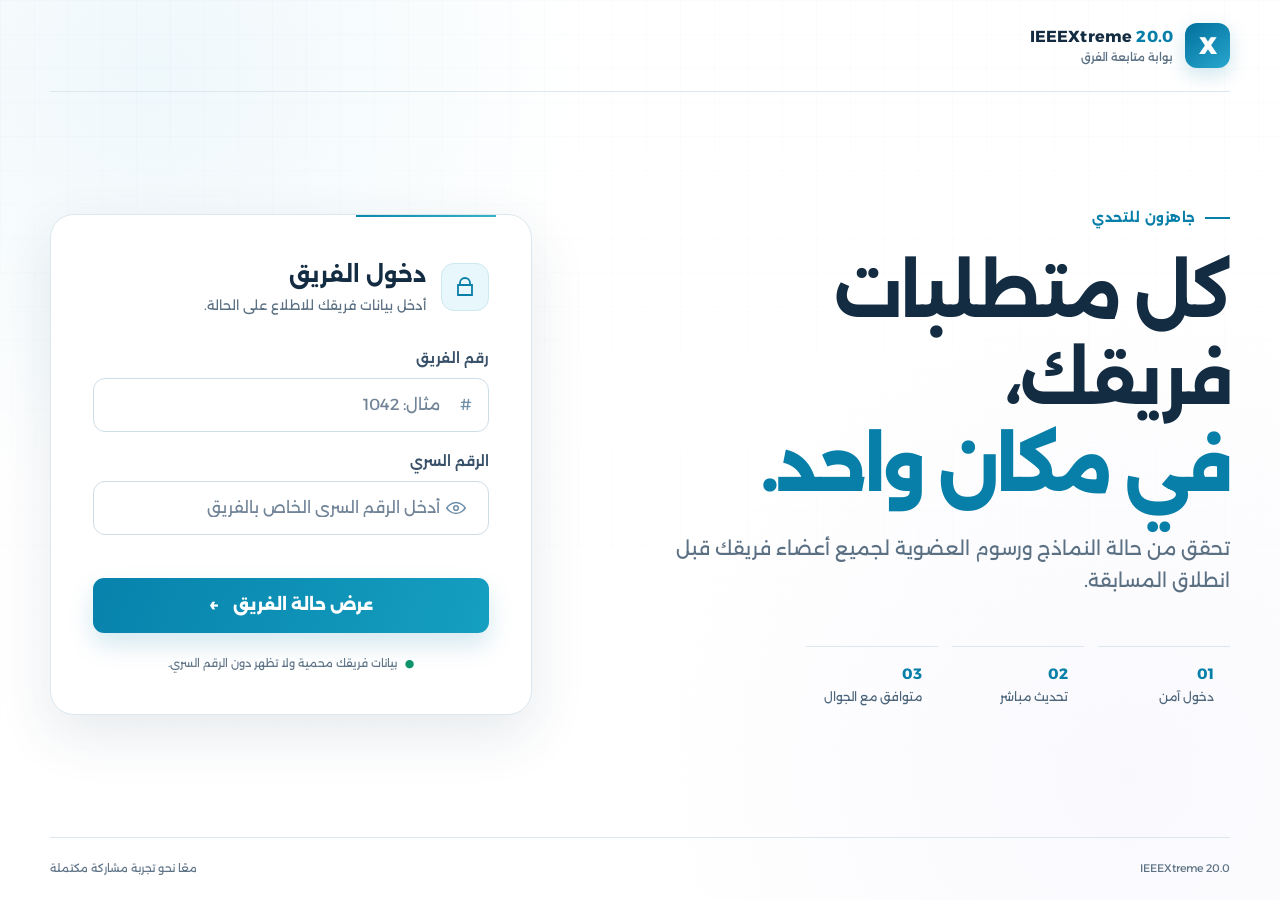
<file: index.html>
<!doctype html>
<html lang="ar" dir="rtl">
  <head>
    <meta charset="UTF-8" />
    <meta name="viewport" content="width=device-width, initial-scale=1.0" />
    <meta name="theme-color" content="#ffffff" />
    <meta name="description" content="بوابة متابعة حالة فرق IEEEXtreme 20.0" />
    <title>بوابة فرق IEEEXtreme 20.0</title>
    <link rel="preconnect" href="https://fonts.googleapis.com" />
    <link rel="preconnect" href="https://fonts.gstatic.com" crossorigin />
    <link href="https://fonts.googleapis.com/css2?family=Alexandria:wght@400;500;600;700;800&display=swap" rel="stylesheet" />
    <link rel="icon" type="image/svg+xml" href="data:image/svg+xml,%3Csvg xmlns='http://www.w3.org/2000/svg' viewBox='0 0 64 64'%3E%3Crect width='64' height='64' rx='15' fill='%2307111f'/%3E%3Cpath d='M17 18h30v8H27v6h17v8H27v6h20v8H17z' fill='%2300d9ff'/%3E%3C/svg%3E" />
    <link rel="stylesheet" href="./styles.css" />
    <link rel="stylesheet" href="./site-light.css" />
  </head>
  <body>
    <div class="noise" aria-hidden="true"></div>
    <header class="topbar">
      <a class="brand" href="#" aria-label="الصفحة الرئيسية">
        <span class="brand-mark" aria-hidden="true">X</span>
        <span>
          <b>IEEEXtreme <em>20.0</em></b>
          <small>بوابة متابعة الفرق</small>
        </span>
      </a>
      <button id="logoutButton" class="ghost-button hidden" type="button">تسجيل الخروج</button>
    </header>

    <main>
      <section id="loginView" class="login-view">
        <div class="login-copy">
          <p class="eyebrow"><span></span> جاهزون للتحدي</p>
          <h1>كل متطلبات فريقك،<br /><strong>في مكان واحد.</strong></h1>
          <p class="intro">تحقق من حالة النماذج ورسوم العضوية لجميع أعضاء فريقك قبل انطلاق المسابقة.</p>
          <div class="mini-stats" aria-label="مميزات البوابة">
            <span><b>01</b> دخول آمن</span>
            <span><b>02</b> تحديث مباشر</span>
            <span><b>03</b> متوافق مع الجوال</span>
          </div>
        </div>

        <div class="login-panel">
          <div class="panel-heading">
            <span class="icon-box" aria-hidden="true">
              <svg viewBox="0 0 24 24"><path d="M7 10V8a5 5 0 0 1 10 0v2M5 10h14v10H5z" /></svg>
            </span>
            <div><h2>دخول الفريق</h2><p>أدخل بيانات فريقك للاطلاع على الحالة.</p></div>
          </div>
          <form id="loginForm" novalidate>
            <label for="teamNumber">رقم الفريق</label>
            <div class="input-wrap">
              <input id="teamNumber" name="teamNumber" inputmode="numeric" autocomplete="username" placeholder="مثال: 1042" required />
              <span aria-hidden="true">#</span>
            </div>
            <label for="password">الرقم السري</label>
            <div class="input-wrap">
              <input id="password" name="password" type="password" autocomplete="current-password" placeholder="أدخل الرقم السري الخاص بالفريق" required />
              <button id="togglePassword" class="input-action" type="button" aria-label="إظهار الرقم السري">
                <svg viewBox="0 0 24 24"><path d="M2 12s3.5-6 10-6 10 6 10 6-3.5 6-10 6S2 12 2 12Z"/><circle cx="12" cy="12" r="2.5"/></svg>
              </button>
            </div>
            <p id="loginError" class="form-error" role="alert"></p>
            <button class="primary-button" type="submit"><span>عرض حالة الفريق</span><span aria-hidden="true">←</span></button>
            <button id="demoButton" class="demo-button hidden" type="button">تجربة نسخة العرض</button>
          </form>
          <p class="privacy-note"><span aria-hidden="true">●</span> بيانات فريقك محمية ولا تظهر دون الرقم السري.</p>
        </div>
      </section>

      <section id="dashboardView" class="dashboard hidden" aria-live="polite">
        <div class="dashboard-head">
          <div>
            <p class="eyebrow"><span></span> لوحة الفريق</p>
            <h1>أهلًا بفريق <strong id="teamLabel">—</strong></h1>
            <p>راجع المتطلبات المتبقية لكل عضو وأكملها قبل المسابقة.</p>
          </div>
          <div class="team-number-card"><span>رقم الفريق</span><b id="teamNumberLabel">—</b></div>
        </div>

        <div id="setupNotice" class="setup-notice hidden" role="status">
          <b>أنت في وضع المعاينة</b>
          <span>أضف رابط Google Apps Script في ملف <code>config.js</code> لعرض بيانات الشيت الحقيقية.</span>
        </div>

        <div class="progress-card">
          <div class="progress-copy"><span>اكتمال متطلبات الفريق</span><b id="progressLabel">0%</b></div>
          <div class="progress-track"><span id="progressBar"></span></div>
          <small id="progressDetails">—</small>
        </div>

        <div class="section-title"><div><span>أعضاء الفريق</span><small id="membersCount">—</small></div><button id="refreshButton" class="refresh-button" type="button">تحديث البيانات</button></div>
        <div id="membersGrid" class="members-grid"></div>
      </section>
    </main>

    <footer><span>IEEEXtreme 20.0</span><span>معًا نحو تجربة مشاركة مكتملة</span></footer>

    <dialog id="emailDialog" class="email-dialog">
      <form id="emailForm" method="dialog">
        <button class="dialog-close" value="cancel" aria-label="إغلاق" type="submit">×</button>
        <span class="icon-box" aria-hidden="true">@</span>
        <h2>تعديل البريد الإلكتروني</h2>
        <p id="emailMemberName">—</p>
        <label for="emailInput">البريد الإلكتروني الجديد</label>
        <input id="emailInput" type="email" autocomplete="email" required />
        <p id="emailError" class="form-error" role="alert"></p>
        <div class="dialog-actions"><button type="submit" value="cancel" class="ghost-button">إلغاء</button><button id="saveEmailButton" type="button" class="primary-button">حفظ التعديل</button></div>
      </form>
    </dialog>

    <div id="toast" class="toast" role="status" aria-live="polite"></div>
    <script src="./config.js"></script>
    <script src="./app.js"></script>
  </body>
</html>
</file>
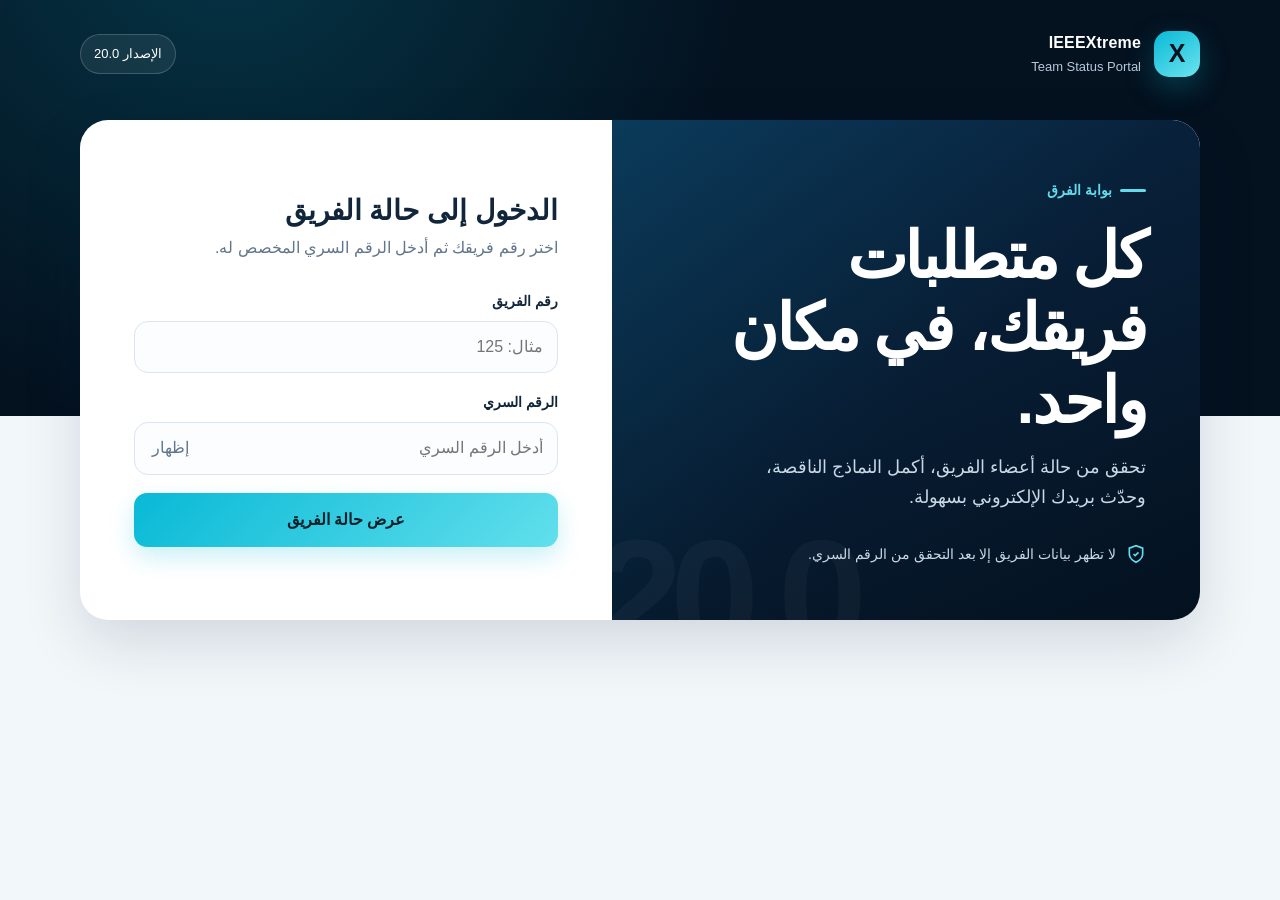
<file: Index.html>
<!doctype html>
<html lang="ar" dir="rtl">
<head>
  <meta charset="utf-8">
  <meta name="theme-color" content="#071b32">
  <style>
    :root {
      --navy-950: #04111f;
      --navy-900: #071b32;
      --navy-800: #0b2949;
      --cyan-500: #08b9d6;
      --cyan-300: #62dbea;
      --green-600: #0e9f6e;
      --green-100: #dff8ee;
      --amber-600: #c26b08;
      --amber-100: #fff1d2;
      --red-600: #c33a3a;
      --ink: #11263b;
      --muted: #62758a;
      --line: #dbe5ee;
      --surface: #ffffff;
      --canvas: #f2f7fa;
      --shadow: 0 22px 60px rgba(4, 27, 49, .14);
      --radius-xl: 28px;
      --radius-lg: 20px;
      --radius-md: 14px;
    }

    * { box-sizing: border-box; }
    html { scroll-behavior: smooth; }
    body {
      margin: 0;
      min-height: 100vh;
      background:
        radial-gradient(circle at 18% -10%, rgba(8, 185, 214, .22), transparent 33rem),
        linear-gradient(180deg, var(--navy-950) 0 26rem, var(--canvas) 26rem 100%);
      color: var(--ink);
      font-family: Tahoma, Arial, "Segoe UI", sans-serif;
      font-size: 16px;
      line-height: 1.65;
    }

    button, input, select { font: inherit; }
    button, a { -webkit-tap-highlight-color: transparent; }
    button:focus-visible, input:focus-visible, select:focus-visible, a:focus-visible {
      outline: 3px solid rgba(8, 185, 214, .38);
      outline-offset: 3px;
    }

    .page { width: min(1120px, calc(100% - 32px)); margin: 0 auto; padding: 30px 0 64px; }
    .topbar { display: flex; align-items: center; justify-content: space-between; color: #fff; margin-bottom: 42px; }
    .brand { display: flex; align-items: center; gap: 13px; }
    .brand-mark {
      width: 46px; height: 46px; display: grid; place-items: center; border-radius: 15px;
      background: linear-gradient(145deg, var(--cyan-500), #6ce4ef); color: var(--navy-950);
      font-size: 25px; font-weight: 900; box-shadow: 0 10px 30px rgba(8,185,214,.28);
    }
    .brand-title { font-weight: 800; letter-spacing: .01em; }
    .brand-sub { font-size: 13px; color: #b7c9da; }
    .event-chip { border: 1px solid rgba(255,255,255,.18); background: rgba(255,255,255,.07); padding: 8px 13px; border-radius: 99px; font-size: 13px; }

    .login-shell { display: grid; grid-template-columns: 1.05fr .95fr; border-radius: var(--radius-xl); overflow: hidden; box-shadow: var(--shadow); background: var(--surface); }
    .intro-panel {
      min-height: 500px; padding: 54px; color: #fff; display: flex; flex-direction: column; justify-content: space-between;
      background:
        linear-gradient(135deg, rgba(8,185,214,.12), transparent 54%),
        linear-gradient(155deg, var(--navy-800), var(--navy-950));
      position: relative; overflow: hidden;
    }
    .intro-panel::after {
      content: "20.0"; position: absolute; direction: ltr; inset-inline-start: -18px; bottom: -56px;
      font-size: 160px; line-height: 1; font-weight: 900; color: rgba(255,255,255,.035); letter-spacing: -.08em;
    }
    .eyebrow { display: inline-flex; align-items: center; gap: 8px; color: var(--cyan-300); font-size: 14px; font-weight: 800; }
    .eyebrow::before { content: ""; width: 26px; height: 3px; border-radius: 4px; background: currentColor; }
    h1 { margin: 18px 0 16px; font-size: clamp(36px, 5vw, 64px); line-height: 1.13; letter-spacing: -.035em; }
    .lead { margin: 0; color: #c9d8e6; max-width: 38ch; font-size: 18px; }
    .privacy-note { display: flex; align-items: center; gap: 10px; color: #c9d8e6; font-size: 14px; position: relative; z-index: 1; }
    .privacy-note svg { flex: 0 0 20px; color: var(--cyan-300); }

    .login-panel { padding: 54px; display: flex; flex-direction: column; justify-content: center; }
    .login-panel h2 { margin: 0 0 6px; font-size: 28px; line-height: 1.3; }
    .login-panel > p { margin: 0 0 28px; color: var(--muted); }
    .field { display: grid; gap: 8px; margin-bottom: 18px; }
    label { font-size: 14px; font-weight: 800; }
    .input-wrap { position: relative; }
    input, select {
      width: 100%; min-height: 52px; border: 1px solid var(--line); border-radius: var(--radius-md);
      padding: 12px 14px; color: var(--ink); background: #fbfdff; transition: .18s ease;
    }
    input:hover, select:hover { border-color: #b8c8d6; }
    input:focus, select:focus { border-color: var(--cyan-500); background: #fff; box-shadow: 0 0 0 4px rgba(8,185,214,.09); outline: 0; }
    .password-toggle { position: absolute; inset-inline-end: 8px; top: 7px; min-height: 38px; border: 0; border-radius: 10px; background: transparent; color: var(--muted); padding: 0 10px; cursor: pointer; }
    .primary-btn, .secondary-btn, .action-link, .copy-btn, .icon-btn {
      border: 0; border-radius: 13px; cursor: pointer; text-decoration: none; display: inline-flex; align-items: center; justify-content: center; gap: 9px; font-weight: 800; transition: transform .16s ease, box-shadow .16s ease, background .16s ease;
    }
    .primary-btn { min-height: 54px; padding: 13px 18px; color: #03202a; background: linear-gradient(135deg, var(--cyan-500), #62dfec); box-shadow: 0 10px 24px rgba(8,185,214,.22); width: 100%; }
    .primary-btn:hover, .action-link:hover, .secondary-btn:hover { transform: translateY(-1px); }
    .primary-btn:disabled { opacity: .68; cursor: wait; transform: none; }
    .inline-error { display: none; margin-top: 14px; padding: 11px 13px; border-radius: 12px; background: #fff0f0; color: var(--red-600); font-size: 14px; }
    .inline-error.show { display: block; }

    .dashboard { display: none; }
    .dashboard.show { display: block; }
    .login-view.hidden { display: none; }
    .dash-head { color: #fff; display: flex; gap: 20px; align-items: end; justify-content: space-between; margin: 18px 0 30px; }
    .dash-head h1 { font-size: clamp(32px, 4vw, 50px); margin: 8px 0 4px; }
    .dash-head p { margin: 0; color: #bdd0df; }
    .secondary-btn { min-height: 44px; padding: 10px 15px; color: #fff; background: rgba(255,255,255,.1); border: 1px solid rgba(255,255,255,.18); }

    .summary-grid { display: grid; grid-template-columns: 1.25fr .75fr; gap: 20px; margin-bottom: 20px; }
    .card { background: var(--surface); border: 1px solid rgba(214,225,234,.8); border-radius: var(--radius-lg); box-shadow: 0 10px 32px rgba(7,27,50,.07); }
    .payment-card { padding: 26px; display: grid; gap: 20px; }
    .payment-head { display: flex; justify-content: space-between; gap: 16px; align-items: start; }
    .payment-head h2, .members-title h2 { margin: 0 0 4px; font-size: 22px; }
    .payment-head p, .members-title p { margin: 0; color: var(--muted); }
    .status-pill { flex: 0 0 auto; display: inline-flex; align-items: center; gap: 8px; border-radius: 99px; padding: 8px 12px; font-size: 13px; font-weight: 900; }
    .status-pill.done { color: #087653; background: var(--green-100); }
    .status-pill.pending { color: #9b5502; background: var(--amber-100); }
    .status-dot { width: 9px; height: 9px; border-radius: 50%; background: currentColor; box-shadow: 0 0 0 4px currentColor; }
    .status-pill .status-dot { box-shadow: none; }
    .payment-box { background: #f4f8fb; border: 1px dashed #bfcfdd; border-radius: 15px; padding: 17px; display: grid; gap: 12px; }
    .payment-number { direction: ltr; font-size: 25px; font-weight: 900; letter-spacing: .04em; color: var(--navy-800); }
    .payment-meta { color: var(--muted); font-size: 14px; }
    .button-row { display: flex; flex-wrap: wrap; gap: 10px; }
    .action-link { min-height: 45px; padding: 10px 14px; background: var(--navy-800); color: #fff; }
    .action-link.whatsapp { background: #0b9c5a; }
    .copy-btn { min-height: 40px; padding: 8px 12px; background: #e4eef4; color: var(--ink); }

    .progress-card { padding: 26px; display: flex; flex-direction: column; justify-content: space-between; background: linear-gradient(145deg, #0b2949, #071b32); color: #fff; }
    .progress-label { color: #bbcedf; font-size: 14px; }
    .progress-value { font-size: 50px; line-height: 1.1; font-weight: 900; margin: 12px 0 18px; }
    .progress-track { height: 11px; border-radius: 99px; background: rgba(255,255,255,.12); overflow: hidden; }
    .progress-bar { width: 0; height: 100%; background: linear-gradient(90deg, var(--cyan-500), #7ce4ec); border-radius: inherit; transition: width .6s ease; }
    .progress-detail { margin-top: 12px; color: #bbcedf; font-size: 13px; }

    .members-card { padding: 26px; }
    .members-title { display: flex; align-items: end; justify-content: space-between; gap: 20px; margin-bottom: 20px; }
    .members-count { color: var(--navy-800); background: #eaf2f7; padding: 7px 12px; border-radius: 99px; font-weight: 900; font-size: 13px; }
    .members-list { display: grid; gap: 16px; }
    .member { border: 1px solid var(--line); border-radius: 18px; overflow: hidden; background: #fff; }
    .member-head { display: flex; align-items: center; gap: 14px; padding: 20px; border-bottom: 1px solid var(--line); background: #fbfdff; }
    .avatar { width: 48px; height: 48px; border-radius: 15px; display: grid; place-items: center; background: #dff5f8; color: #08798c; font-size: 20px; font-weight: 900; flex: 0 0 48px; }
    .member-name { min-width: 0; flex: 1; }
    .member-name h3 { margin: 0; font-size: 18px; line-height: 1.35; }
    .member-name p { margin: 2px 0 0; color: var(--muted); direction: ltr; text-align: right; font-size: 14px; }
    .member-body { display: grid; grid-template-columns: 1fr 1fr; }
    .info-column { padding: 20px; border-inline-end: 1px solid var(--line); display: grid; gap: 14px; }
    .status-column { padding: 20px; display: grid; gap: 12px; }
    .info-row { display: grid; grid-template-columns: 92px 1fr; gap: 10px; align-items: start; }
    .info-label { color: var(--muted); font-size: 13px; }
    .info-value { overflow-wrap: anywhere; font-weight: 700; }
    .email-line { display: flex; gap: 8px; align-items: center; }
    .email-line .info-value { flex: 1; min-width: 0; }
    .icon-btn { min-width: 38px; min-height: 38px; padding: 6px 10px; background: #eaf2f7; color: var(--navy-800); font-size: 13px; }
    .task { border-radius: 14px; padding: 14px; display: grid; gap: 10px; }
    .task.done { background: var(--green-100); }
    .task.pending { background: var(--amber-100); }
    .task-title { display: flex; align-items: center; justify-content: space-between; gap: 10px; font-weight: 900; }
    .task-state { font-size: 13px; font-weight: 900; white-space: nowrap; }
    .task.done .task-state { color: #087653; }
    .task.pending .task-state { color: #9b5502; }
    .task .action-link { justify-self: start; min-height: 40px; font-size: 14px; }
    .empty { color: #8a9aaa; font-weight: 500; }

    .modal-backdrop { display: none; position: fixed; inset: 0; z-index: 20; background: rgba(2,13,25,.65); backdrop-filter: blur(5px); padding: 18px; place-items: center; }
    .modal-backdrop.show { display: grid; }
    .modal { width: min(460px, 100%); background: #fff; border-radius: 22px; padding: 26px; box-shadow: var(--shadow); }
    .modal h2 { margin: 0 0 4px; }
    .modal p { margin: 0 0 20px; color: var(--muted); }
    .modal-actions { display: flex; gap: 10px; margin-top: 20px; }
    .modal-actions .primary-btn { width: auto; flex: 1; }
    .modal-actions .secondary-btn { color: var(--ink); background: #eaf2f7; border-color: transparent; }
    .toast { position: fixed; z-index: 30; inset-inline-start: 20px; bottom: 20px; max-width: calc(100% - 40px); padding: 12px 16px; border-radius: 13px; color: #fff; background: var(--navy-900); box-shadow: var(--shadow); opacity: 0; transform: translateY(16px); pointer-events: none; transition: .22s ease; }
    .toast.show { opacity: 1; transform: translateY(0); }

    .spinner { width: 18px; height: 18px; border: 2px solid rgba(0,0,0,.2); border-top-color: currentColor; border-radius: 50%; animation: spin .8s linear infinite; }
    @keyframes spin { to { transform: rotate(360deg); } }

    @media (max-width: 820px) {
      body { background: linear-gradient(180deg, var(--navy-950) 0 20rem, var(--canvas) 20rem); }
      .login-shell { grid-template-columns: 1fr; }
      .intro-panel { min-height: 300px; padding: 34px; }
      .intro-panel::after { font-size: 110px; }
      .privacy-note { margin-top: 30px; }
      .login-panel { padding: 34px; }
      .summary-grid { grid-template-columns: 1fr; }
      .progress-card { min-height: 220px; }
      .member-body { grid-template-columns: 1fr; }
      .info-column { border-inline-end: 0; border-bottom: 1px solid var(--line); }
    }
    @media (max-width: 560px) {
      .page { width: min(100% - 20px, 1120px); padding-top: 16px; }
      .topbar { margin-bottom: 24px; }
      .event-chip { display: none; }
      .intro-panel, .login-panel { padding: 26px 22px; }
      h1 { font-size: 38px; }
      .lead { font-size: 16px; }
      .dash-head { align-items: start; flex-direction: column; }
      .dash-head .secondary-btn { align-self: stretch; }
      .payment-card, .progress-card, .members-card { padding: 20px; }
      .payment-head, .members-title { align-items: start; flex-direction: column; }
      .button-row { display: grid; grid-template-columns: 1fr; }
      .button-row > * { width: 100%; }
      .member-head { align-items: start; padding: 16px; }
      .member-body > * { padding: 16px; }
      .info-row { grid-template-columns: 78px 1fr; }
      .email-line { align-items: flex-start; flex-direction: column; }
      .email-line .icon-btn { width: 100%; }
    }
  </style>
</head>
<body>
  <main class="page">
    <header class="topbar">
      <div class="brand">
        <div class="brand-mark" aria-hidden="true">X</div>
        <div>
          <div class="brand-title">IEEEXtreme</div>
          <div class="brand-sub">Team Status Portal</div>
        </div>
      </div>
      <div class="event-chip">الإصدار 20.0</div>
    </header>

    <section class="login-view" id="loginView">
      <div class="login-shell">
        <div class="intro-panel">
          <div>
            <div class="eyebrow">بوابة الفرق</div>
            <h1>كل متطلبات فريقك، في مكان واحد.</h1>
            <p class="lead">تحقق من حالة أعضاء الفريق، أكمل النماذج الناقصة، وحدّث بريدك الإلكتروني بسهولة.</p>
          </div>
          <div class="privacy-note">
            <svg viewBox="0 0 24 24" width="20" height="20" fill="none" stroke="currentColor" stroke-width="2" aria-hidden="true"><path d="M12 22s8-4 8-10V5l-8-3-8 3v7c0 6 8 10 8 10Z"/><path d="m9 12 2 2 4-4"/></svg>
            لا تظهر بيانات الفريق إلا بعد التحقق من الرقم السري.
          </div>
        </div>

        <form class="login-panel" id="loginForm">
          <h2>الدخول إلى حالة الفريق</h2>
          <p>اختر رقم فريقك ثم أدخل الرقم السري المخصص له.</p>

          <div class="field">
            <label for="teamNumber">رقم الفريق</label>
            <input id="teamNumber" name="teamNumber" list="teamNumbers" inputmode="numeric" autocomplete="off" placeholder="مثال: 125" required>
            <datalist id="teamNumbers"></datalist>
          </div>

          <div class="field">
            <label for="password">الرقم السري</label>
            <div class="input-wrap">
              <input id="password" name="password" type="password" autocomplete="current-password" placeholder="أدخل الرقم السري" required>
              <button class="password-toggle" id="passwordToggle" type="button" aria-label="إظهار الرقم السري">إظهار</button>
            </div>
          </div>

          <button class="primary-btn" id="loginButton" type="submit"><span>عرض حالة الفريق</span></button>
          <div class="inline-error" id="loginError" role="alert"></div>
        </form>
      </div>
    </section>

    <section class="dashboard" id="dashboard" aria-live="polite">
      <div class="dash-head">
        <div>
          <div class="eyebrow">لوحة حالة الفريق</div>
          <h1 id="teamTitle">TEAM</h1>
          <p id="refreshText"></p>
        </div>
        <button class="secondary-btn" id="logoutButton" type="button">تسجيل الخروج</button>
      </div>

      <div class="summary-grid">
        <article class="card payment-card" id="paymentCard"></article>
        <article class="card progress-card">
          <div>
            <div class="progress-label">نسبة اكتمال المتطلبات</div>
            <div class="progress-value" id="progressValue">0%</div>
          </div>
          <div>
            <div class="progress-track"><div class="progress-bar" id="progressBar"></div></div>
            <div class="progress-detail" id="progressDetail"></div>
          </div>
        </article>
      </div>

      <article class="card members-card">
        <div class="members-title">
          <div>
            <h2>أعضاء الفريق</h2>
            <p>الحالة والبيانات المسجلة لكل عضو.</p>
          </div>
          <div class="members-count" id="membersCount"></div>
        </div>
        <div class="members-list" id="membersList"></div>
      </article>
    </section>
  </main>

  <div class="modal-backdrop" id="emailModal" role="dialog" aria-modal="true" aria-labelledby="emailModalTitle">
    <form class="modal" id="emailForm">
      <h2 id="emailModalTitle">تعديل البريد الإلكتروني</h2>
      <p id="emailMemberName"></p>
      <div class="field">
        <label for="newEmail">البريد الإلكتروني الجديد</label>
        <input id="newEmail" type="email" inputmode="email" autocomplete="email" required>
      </div>
      <div class="inline-error" id="emailError" role="alert"></div>
      <div class="modal-actions">
        <button class="primary-btn" id="saveEmailButton" type="submit">حفظ التعديل</button>
        <button class="secondary-btn" id="closeModalButton" type="button">إلغاء</button>
      </div>
    </form>
  </div>

  <div class="toast" id="toast" role="status"></div>

  <script>
    const APP_CONFIG = Object.freeze({
      formLinks: {
        consent: 'https://forms.gle/PystiX718dsEv4zN9',
        groupPayment: 'https://forms.gle/b41YFsyyd5CPAW7C7'
      },
      payment: {
        phone: '0592210941',
        whatsapp: '970592210941',
        amount: '43 شيكل / $14'
      },
      scriptUrl: 'https://script.google.com/macros/s/AKfycby2sKOy9RT8n9-hfaAElyViBn7mfoNthgEBThXqmWiqcL10KZ_-hykzcHyUxRxskyKR/exec'
    });
    const state = { team: null, editingRow: null };
    const bridgeState = {
      frame: null,
      origin: null,
      ready: false,
      readyPromise: null,
      resolveReady: null,
      pending: new Map()
    };

    const elements = {
      loginView: document.getElementById('loginView'),
      dashboard: document.getElementById('dashboard'),
      loginForm: document.getElementById('loginForm'),
      teamNumber: document.getElementById('teamNumber'),
      teamNumbers: document.getElementById('teamNumbers'),
      password: document.getElementById('password'),
      passwordToggle: document.getElementById('passwordToggle'),
      loginButton: document.getElementById('loginButton'),
      loginError: document.getElementById('loginError'),
      teamTitle: document.getElementById('teamTitle'),
      refreshText: document.getElementById('refreshText'),
      paymentCard: document.getElementById('paymentCard'),
      progressValue: document.getElementById('progressValue'),
      progressBar: document.getElementById('progressBar'),
      progressDetail: document.getElementById('progressDetail'),
      membersCount: document.getElementById('membersCount'),
      membersList: document.getElementById('membersList'),
      logoutButton: document.getElementById('logoutButton'),
      emailModal: document.getElementById('emailModal'),
      emailForm: document.getElementById('emailForm'),
      emailMemberName: document.getElementById('emailMemberName'),
      newEmail: document.getElementById('newEmail'),
      emailError: document.getElementById('emailError'),
      saveEmailButton: document.getElementById('saveEmailButton'),
      closeModalButton: document.getElementById('closeModalButton'),
      toast: document.getElementById('toast')
    };

    function callServer(functionName, ...args) {
      if (window.google && google.script && google.script.run) return new Promise((resolve, reject) => {
        google.script.run
          .withSuccessHandler(resolve)
          .withFailureHandler(error => reject(new Error(error && error.message ? error.message : 'حدث خطأ غير متوقع.')))
          [functionName](...args);
      });

      return ensureBridgeReady().then(() => new Promise((resolve, reject) => {
        const id = `${Date.now()}-${Math.random().toString(36).slice(2)}`;
        const timeout = setTimeout(() => {
          bridgeState.pending.delete(id);
          reject(new Error('انتهت مهلة الاتصال بالسكريبت. تأكد من الدومين وإصدار النشر.'));
        }, 25000);
        bridgeState.pending.set(id, { resolve, reject, timeout });
        bridgeState.frame.contentWindow.postMessage({
          source: 'ieeextreme-portal',
          id,
          action: functionName,
          args
        }, bridgeState.origin);
      }));
    }

    function ensureBridgeReady() {
      if (bridgeState.ready) return Promise.resolve();
      if (bridgeState.readyPromise) return bridgeState.readyPromise;

      bridgeState.readyPromise = new Promise((resolve, reject) => {
        bridgeState.resolveReady = resolve;
        const frame = document.createElement('iframe');
        frame.hidden = true;
        frame.setAttribute('aria-hidden', 'true');
        frame.src = `${APP_CONFIG.scriptUrl}?bridge=1`;
        frame.addEventListener('error', () => reject(new Error('تعذّر تحميل رابط Apps Script.')));
        bridgeState.frame = frame;
        document.body.appendChild(frame);
        setTimeout(() => {
          if (!bridgeState.ready) reject(new Error('لم يستجب السكربت. تأكد أن ALLOWED_ORIGIN يطابق دومين الموقع تمامًا.'));
        }, 20000);
      });
      return bridgeState.readyPromise;
    }

    window.addEventListener('message', event => {
      if (!bridgeState.frame || event.source !== bridgeState.frame.contentWindow) return;
      if (!/^https:\/\/(script\.google\.com|script\.googleusercontent\.com)$/.test(event.origin)) return;
      const message = event.data;
      if (!message || message.source !== 'ieeextreme-bridge') return;

      if (message.ready) {
        bridgeState.origin = event.origin;
        bridgeState.ready = true;
        if (bridgeState.resolveReady) bridgeState.resolveReady();
        return;
      }

      const pending = bridgeState.pending.get(message.id);
      if (!pending) return;
      clearTimeout(pending.timeout);
      bridgeState.pending.delete(message.id);
      if (message.ok) pending.resolve(message.data);
      else pending.reject(new Error(message.error || 'حدث خطأ غير متوقع.'));
    });

    async function loadTeamNumbers() {
      try {
        const numbers = await callServer('getTeamNumbers');
        elements.teamNumbers.innerHTML = numbers.map(number => `<option value="${escapeHtml(number)}"></option>`).join('');
      } catch (_) {
        // يمكن كتابة رقم الفريق يدويًا حتى لو تعذرت القائمة.
      }
    }

    elements.loginForm.addEventListener('submit', async event => {
      event.preventDefault();
      setError(elements.loginError, '');
      setButtonLoading(elements.loginButton, true, 'جارٍ التحقق...');
      try {
        const team = await callServer('getTeam', elements.teamNumber.value, elements.password.value);
        state.team = team;
        sessionStorage.setItem('ieeextreme-team-number', team.teamNumber);
        renderDashboard(team);
        elements.password.value = '';
      } catch (error) {
        setError(elements.loginError, cleanError(error));
      } finally {
        setButtonLoading(elements.loginButton, false, 'عرض حالة الفريق');
      }
    });

    elements.passwordToggle.addEventListener('click', () => {
      const isPassword = elements.password.type === 'password';
      elements.password.type = isPassword ? 'text' : 'password';
      elements.passwordToggle.textContent = isPassword ? 'إخفاء' : 'إظهار';
      elements.passwordToggle.setAttribute('aria-label', isPassword ? 'إخفاء الرقم السري' : 'إظهار الرقم السري');
    });

    elements.logoutButton.addEventListener('click', logout);
    elements.closeModalButton.addEventListener('click', closeEmailModal);
    elements.emailModal.addEventListener('click', event => {
      if (event.target === elements.emailModal) closeEmailModal();
    });
    document.addEventListener('keydown', event => {
      if (event.key === 'Escape' && elements.emailModal.classList.contains('show')) closeEmailModal();
    });

    elements.emailForm.addEventListener('submit', async event => {
      event.preventDefault();
      if (!state.team || !state.editingRow) return;
      setError(elements.emailError, '');
      setButtonLoading(elements.saveEmailButton, true, 'جارٍ الحفظ...');
      try {
        const result = await callServer('updateMemberEmail', state.team.token, state.editingRow, elements.newEmail.value);
        const member = state.team.members.find(item => item.rowNumber === state.editingRow);
        if (member) member.email = result.email;
        renderMembers(state.team.members);
        closeEmailModal();
        showToast('تم تحديث البريد الإلكتروني بنجاح.');
      } catch (error) {
        setError(elements.emailError, cleanError(error));
      } finally {
        setButtonLoading(elements.saveEmailButton, false, 'حفظ التعديل');
      }
    });

    function renderDashboard(team) {
      elements.teamTitle.textContent = team.teamLabel;
      elements.refreshText.textContent = `البيانات مرتبطة مباشرة بالشيت · الجلسة صالحة ${team.expiresInMinutes} دقيقة`;
      renderPayment(team);
      renderProgress(team);
      renderMembers(team.members);
      elements.membersCount.textContent = `${team.members.length} ${team.members.length === 1 ? 'عضو' : 'أعضاء'}`;
      elements.loginView.classList.add('hidden');
      elements.dashboard.classList.add('show');
      window.scrollTo({ top: 0, behavior: 'smooth' });
    }

    function renderPayment(team) {
      if (team.membershipPaid) {
        elements.paymentCard.innerHTML = `
          <div class="payment-head">
            <div><h2>رسوم عضوية IEEE</h2><p>حالة الدفع الخاصة بالفريق.</p></div>
            <span class="status-pill done"><span class="status-dot"></span>تم الدفع</span>
          </div>
          <div class="payment-box" style="background:var(--green-100);border-color:#9edbc7">
            <strong style="color:#087653">شكرًا لكم، تم تسجيل دفع رسوم العضوية للفريق.</strong>
          </div>`;
        return;
      }

      const options = team.members.map(member =>
        `<option value="${member.rowNumber}">${escapeHtml(member.arabicName || member.englishName || 'عضو الفريق')}</option>`
      ).join('');

      elements.paymentCard.innerHTML = `
        <div class="payment-head">
          <div><h2>رسوم عضوية IEEE</h2><p>لم يتم تسجيل الدفع للفريق بعد.</p></div>
          <span class="status-pill pending"><span class="status-dot"></span>بانتظار الدفع</span>
        </div>
        <div class="payment-box">
          <div>
            <div class="payment-meta">حوّل مبلغ <strong>${escapeHtml(APP_CONFIG.payment.amount)}</strong> عبر جوال باي أو بال باي إلى:</div>
            <div class="payment-number">${escapeHtml(APP_CONFIG.payment.phone)}</div>
          </div>
          <button class="copy-btn" type="button" id="copyPaymentNumber">نسخ رقم الدفع</button>
        </div>
        <div class="field" style="margin:0">
          <label for="payerMember">اسم العضو المرسل للإشعار</label>
          <select id="payerMember">${options}</select>
        </div>
        <div class="button-row">
          <a class="action-link whatsapp" id="whatsappPayment" href="#" target="_blank" rel="noopener">إرسال إشعار الدفع عبر واتساب</a>
        </div>`;

      document.getElementById('copyPaymentNumber').addEventListener('click', async () => {
        try {
          await navigator.clipboard.writeText(APP_CONFIG.payment.phone);
          showToast('تم نسخ رقم الدفع.');
        } catch (_) {
          showToast(`رقم الدفع: ${APP_CONFIG.payment.phone}`);
        }
      });

      const payerSelect = document.getElementById('payerMember');
      const whatsappLink = document.getElementById('whatsappPayment');
      const refreshWhatsapp = () => {
        const member = team.members.find(item => String(item.rowNumber) === String(payerSelect.value)) || team.members[0];
        whatsappLink.href = createWhatsappLink(member, team.teamLabel);
      };
      payerSelect.addEventListener('change', refreshWhatsapp);
      refreshWhatsapp();
    }

    function renderProgress(team) {
      const memberTasks = team.members.length * 2;
      const total = memberTasks + 1;
      const completed = team.members.reduce((sum, member) => sum + Number(member.groupPaymentDone) + Number(member.consentDone), 0) + Number(team.membershipPaid);
      const percent = total ? Math.round((completed / total) * 100) : 0;
      elements.progressValue.textContent = `${percent}%`;
      elements.progressBar.style.width = `${percent}%`;
      elements.progressDetail.textContent = `${completed} من ${total} متطلبات مكتملة`;
    }

    function renderMembers(members) {
      elements.membersList.innerHTML = members.map((member, index) => memberTemplate(member, index)).join('');
      document.querySelectorAll('[data-edit-email]').forEach(button => {
        button.addEventListener('click', () => openEmailModal(Number(button.dataset.editEmail)));
      });
    }

    function memberTemplate(member, index) {
      const displayName = member.arabicName || member.englishName || `عضو ${index + 1}`;
      const initial = displayName.trim().charAt(0) || 'ع';
      return `
        <section class="member">
          <div class="member-head">
            <div class="avatar" aria-hidden="true">${escapeHtml(initial)}</div>
            <div class="member-name">
              <h3>${escapeHtml(displayName)}</h3>
              <p>${escapeHtml(member.englishName || '')}</p>
            </div>
          </div>
          <div class="member-body">
            <div class="info-column">
              ${infoRow('الجنس', member.gender)}
              ${infoRow('رقم الجوال', member.mobile, true)}
              ${infoRow('واتساب', member.whatsapp, true)}
              <div class="info-row">
                <span class="info-label">البريد</span>
                <div class="email-line">
                  <span class="info-value ${member.email ? '' : 'empty'}">${escapeHtml(member.email || 'غير مسجل')}</span>
                  <button class="icon-btn" type="button" data-edit-email="${member.rowNumber}">تعديل البريد</button>
                </div>
              </div>
            </div>
            <div class="status-column">
              ${taskTemplate('ورقة عدم الممانعة', member.consentDone, APP_CONFIG.formLinks.consent, 'تعبئة نموذج عدم الممانعة')}
              ${taskTemplate('رابط الدفع الجماعي', member.groupPaymentDone, APP_CONFIG.formLinks.groupPayment, 'تعبئة نموذج الدفع الجماعي')}
            </div>
          </div>
        </section>`;
    }

    function infoRow(label, value, ltr = false) {
      return `<div class="info-row"><span class="info-label">${escapeHtml(label)}</span><span class="info-value ${value ? '' : 'empty'}" ${ltr ? 'dir="ltr" style="text-align:right"' : ''}>${escapeHtml(value || 'غير مسجل')}</span></div>`;
    }

    function taskTemplate(title, done, link, buttonText) {
      return `
        <div class="task ${done ? 'done' : 'pending'}">
          <div class="task-title"><span>${escapeHtml(title)}</span><span class="task-state">${done ? 'مكتمل ✓' : 'مطلوب'}</span></div>
          ${done
            ? '<div style="font-size:14px;color:#087653">تم تعبئته، شكرًا لك.</div>'
            : `<a class="action-link" href="${escapeAttribute(link)}" target="_blank" rel="noopener">${escapeHtml(buttonText)}</a>`}
        </div>`;
    }

    function openEmailModal(rowNumber) {
      const member = state.team.members.find(item => item.rowNumber === rowNumber);
      if (!member) return;
      state.editingRow = rowNumber;
      elements.emailMemberName.textContent = member.arabicName || member.englishName || 'عضو الفريق';
      elements.newEmail.value = member.email || '';
      setError(elements.emailError, '');
      elements.emailModal.classList.add('show');
      setTimeout(() => elements.newEmail.focus(), 40);
    }

    function closeEmailModal() {
      elements.emailModal.classList.remove('show');
      state.editingRow = null;
      elements.emailForm.reset();
      setError(elements.emailError, '');
    }

    function createWhatsappLink(member, teamLabel) {
      const name = member ? (member.arabicName || member.englishName || '') : '';
      const message = `السلام عليكم،\n\nأرفق لكم إشعار دفع رسوم عضوية IEEE الخاصة بمشاركتي في IEEEXtreme 20.0.\n\nالاسم: ${name}\nالفريق: ${teamLabel}\nالمبلغ: ${APP_CONFIG.payment.amount}\n\nتم التحويل إلى حساب الدفع الجماعي.\n\nسأرفق صورة إشعار عملية التحويل مع هذه الرسالة.\n\nشكرًا لكم.`;
      return `https://wa.me/${APP_CONFIG.payment.whatsapp}?text=${encodeURIComponent(message)}`;
    }

    function logout() {
      state.team = null;
      state.editingRow = null;
      elements.dashboard.classList.remove('show');
      elements.loginView.classList.remove('hidden');
      elements.loginForm.reset();
      elements.teamNumber.value = sessionStorage.getItem('ieeextreme-team-number') || '';
      setError(elements.loginError, '');
      window.scrollTo({ top: 0, behavior: 'smooth' });
    }

    function setButtonLoading(button, loading, label) {
      button.disabled = loading;
      button.innerHTML = loading ? `<span class="spinner"></span><span>${escapeHtml(label)}</span>` : `<span>${escapeHtml(label)}</span>`;
    }

    function setError(element, message) {
      element.textContent = message || '';
      element.classList.toggle('show', Boolean(message));
    }

    function cleanError(error) {
      return String(error && error.message ? error.message : error || 'حدث خطأ غير متوقع.').replace(/^Exception:\s*/i, '');
    }

    function showToast(message) {
      elements.toast.textContent = message;
      elements.toast.classList.add('show');
      clearTimeout(showToast.timer);
      showToast.timer = setTimeout(() => elements.toast.classList.remove('show'), 2600);
    }

    function escapeHtml(value) {
      return String(value == null ? '' : value).replace(/[&<>'"]/g, char => ({ '&': '&amp;', '<': '&lt;', '>': '&gt;', "'": '&#39;', '"': '&quot;' })[char]);
    }

    function escapeAttribute(value) {
      return escapeHtml(value);
    }

    elements.teamNumber.value = sessionStorage.getItem('ieeextreme-team-number') || '';
    ensureBridgeReady().catch(() => {});
    loadTeamNumbers();
  </script>
</body>
</html>
</file>
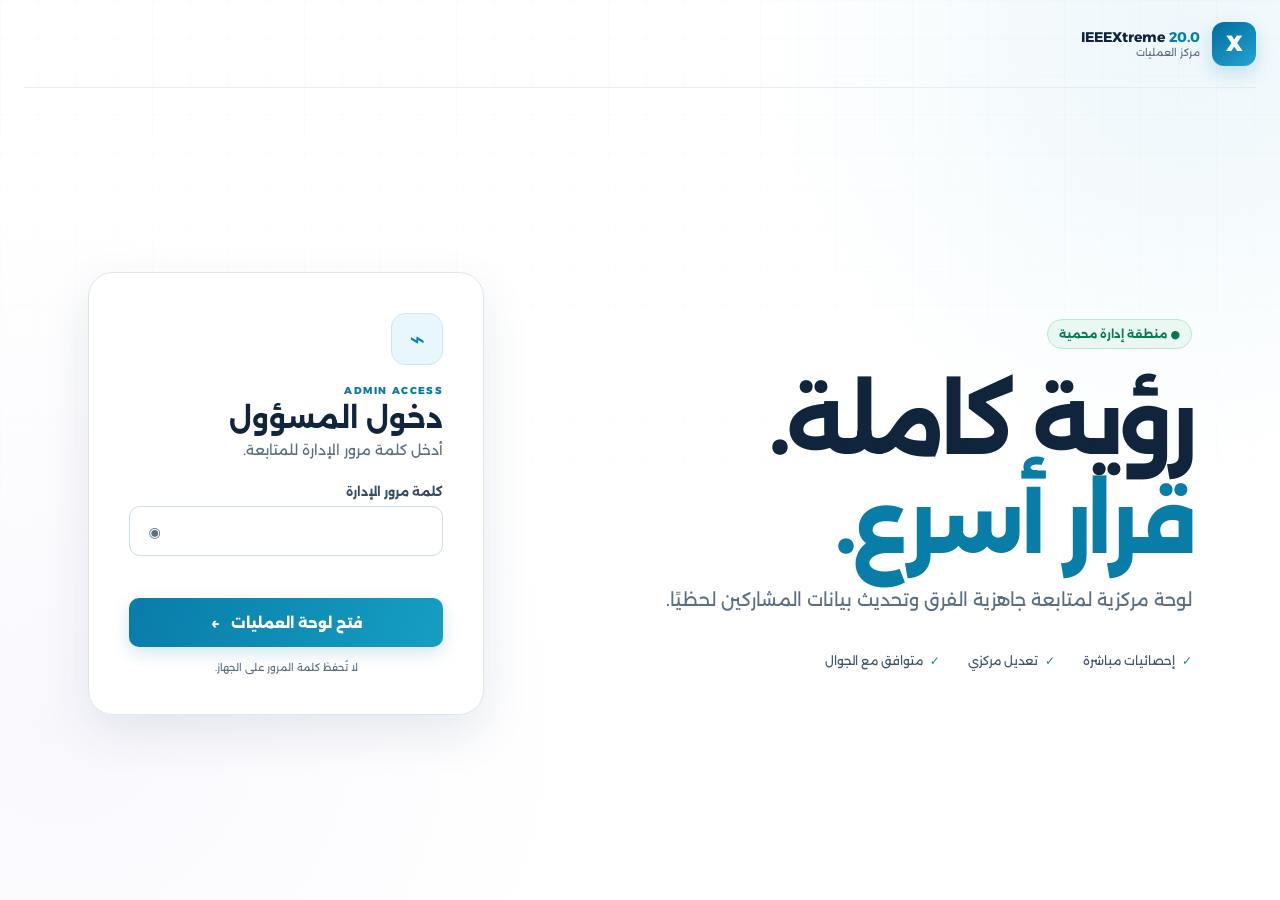
<file: admin.html>
<!doctype html>
<html lang="ar" dir="rtl">
  <head>
    <meta charset="UTF-8" />
    <meta name="viewport" content="width=device-width, initial-scale=1.0" />
    <meta name="theme-color" content="#f6f9fc" />
    <meta name="robots" content="noindex,nofollow" />
    <title>لوحة إدارة IEEEXtreme 20.0</title>
    <link rel="preconnect" href="https://fonts.googleapis.com" />
    <link rel="preconnect" href="https://fonts.gstatic.com" crossorigin />
    <link href="https://fonts.googleapis.com/css2?family=Alexandria:wght@400;500;600;700;800&display=swap" rel="stylesheet" />
    <link rel="stylesheet" href="./admin.css" />
    <style>
      .team-action-group{display:flex;gap:6px;align-items:center}.add-member-button,.danger-button{min-height:37px;padding:0 13px;border-radius:10px;cursor:pointer;font:inherit;font-size:10px}.add-member-button{color:var(--green);border:1px solid rgba(69,228,164,.2);background:rgba(69,228,164,.055)}.danger-button{min-height:40px;margin-left:auto;color:#ffd9de;border:1px solid rgba(255,111,125,.28);background:rgba(255,111,125,.11)}.danger-button:hover{background:rgba(255,111,125,.2)}
      .mail-center{margin:25px 0 14px;padding:22px;display:flex;align-items:center;justify-content:space-between;gap:22px;border:1px solid rgba(156,131,255,.25);border-radius:18px;background:linear-gradient(120deg,rgba(156,131,255,.12),rgba(21,215,250,.055))}.mail-center-copy{display:flex;align-items:center;gap:15px}.mail-center-icon{width:50px;aspect-ratio:1;display:grid;place-items:center;border-radius:14px;color:#c7baff;background:rgba(156,131,255,.13);font-size:24px}.mail-center h2,.mail-center p{margin:0}.mail-center h2{font-size:17px}.mail-center p{margin-top:5px;color:var(--muted);font-size:11px}.mail-center .primary-button{white-space:nowrap;background:linear-gradient(110deg,#9c83ff,#71dff4);color:#07111f}.mail-dialog{width:min(920px,calc(100% - 28px))}.mail-form-layout{display:grid;grid-template-columns:300px 1fr;gap:18px}.mail-controls{padding:15px;border:1px solid var(--line);border-radius:14px;background:rgba(255,255,255,.02)}textarea{width:100%;min-height:95px;padding:12px 14px;resize:vertical;color:var(--text);background:#071523;border:1px solid var(--line);border-radius:11px;outline:none;font:inherit;line-height:1.7}.mail-controls label:first-child{margin-top:0}.recipient-panel{min-width:0}.recipient-toolbar{display:flex;align-items:center;justify-content:space-between;gap:10px;margin-bottom:9px}.recipient-toolbar b{font-size:12px}.recipient-toolbar button{border:0;background:transparent;color:var(--cyan);font:inherit;font-size:10px;cursor:pointer}.recipient-list{height:335px;overflow:auto;border:1px solid var(--line);border-radius:14px;background:#071523}.recipient-row{padding:11px 12px;display:grid;grid-template-columns:auto 1fr auto;align-items:center;gap:11px;border-bottom:1px solid rgba(155,189,218,.1);cursor:pointer}.recipient-row:last-child{border-bottom:0}.recipient-row input{width:17px;min-height:17px;accent-color:var(--cyan)}.recipient-row b,.recipient-row small{display:block}.recipient-row b{font-size:11px}.recipient-row small{margin-top:3px;color:var(--muted);font-size:9px}.recipient-row>span:last-child{max-width:210px;color:var(--amber);font-size:9px;text-align:left}.recipient-row.no-email{opacity:.55;cursor:not-allowed}.recipient-empty{height:100%;display:grid;place-items:center;padding:30px;color:var(--muted);text-align:center}.mail-summary{display:flex;align-items:center;gap:8px;color:var(--muted);font-size:11px}.mail-summary strong{color:var(--cyan);font-size:14px}.mail-note{margin:10px 0 0;color:var(--muted);font-size:9px}.mail-note.warn{color:var(--amber)}
      .insights-grid{display:grid;grid-template-columns:1.6fr .8fr 1fr .85fr;gap:14px;margin-top:14px}.insight-card{position:relative;overflow:hidden;padding:22px;transition:transform .22s ease,border-color .22s ease,box-shadow .22s ease}.insight-card:before{content:"";position:absolute;inset:auto -35px -55px auto;width:120px;aspect-ratio:1;border-radius:50%;background:radial-gradient(circle,rgba(21,215,250,.12),transparent 70%);pointer-events:none}.insight-card:hover{transform:translateY(-3px);border-color:rgba(21,215,250,.24);box-shadow:0 18px 40px rgba(0,0,0,.2)}.insight-title{display:flex;justify-content:space-between;align-items:flex-start;gap:12px}.insight-title h2{font-size:16px}.insight-title>span{padding:5px 8px;border-radius:99px;color:var(--muted);background:rgba(255,255,255,.04);font-size:9px}.shirt-legend{display:flex;gap:8px;flex-wrap:wrap;margin-top:14px}.shirt-legend span,.gender-pill{display:inline-flex;align-items:center;gap:5px;padding:5px 8px;border-radius:99px;font-size:8px}.shirt-legend i{width:7px;height:7px;border-radius:50%}.shirt-legend .male i{background:#36bafa;box-shadow:0 0 9px #36bafa}.shirt-legend .female i{background:#ff83ba;box-shadow:0 0 9px #ff83ba}.shirt-legend .unknown i{background:#8796a5}.shirt-chart{display:grid;grid-template-columns:repeat(2,minmax(0,1fr));gap:9px;margin-top:12px}.shirt-size-row{padding:12px;border:1px solid rgba(155,189,218,.11);border-radius:13px;background:linear-gradient(135deg,rgba(255,255,255,.035),rgba(255,255,255,.012));transition:border-color .2s ease,transform .2s ease}.shirt-size-row:hover{transform:translateY(-2px);border-color:rgba(21,215,250,.25)}.shirt-size-head{display:flex;align-items:center;justify-content:space-between;margin-bottom:9px}.shirt-size-head strong{font-size:15px;color:#f3fbff}.shirt-size-head b{min-width:27px;padding:4px 7px;border-radius:8px;text-align:center;color:var(--cyan);background:rgba(21,215,250,.09);font-size:11px}.shirt-gender-counts{display:flex;gap:6px;flex-wrap:wrap}.gender-pill.male{color:#8fd8ff;background:rgba(54,186,250,.1)}.gender-pill.female{color:#ffabd0;background:rgba(255,131,186,.1)}.gender-pill.unknown{color:#aebbc5;background:rgba(135,150,165,.1)}.category-chart,.gender-chart{display:grid;gap:10px;margin-top:18px}.metric-row{display:grid;grid-template-columns:70px 1fr 42px;align-items:center;gap:9px;font-size:10px}.metric-row>span{color:#c9d8e4}.metric-row>i{height:7px;overflow:hidden;border-radius:99px;background:#06111d;box-shadow:inset 0 0 0 1px rgba(255,255,255,.03)}.metric-row>i>em{display:block;height:100%;border-radius:inherit;background:linear-gradient(90deg,var(--cyan),var(--violet));box-shadow:0 0 14px rgba(21,215,250,.28);transition:width .5s ease}.metric-row>b{text-align:left}.category-chart .metric-row{padding:8px 9px;border-radius:10px;background:rgba(156,131,255,.035)}.category-chart .metric-row:nth-child(1) em{background:linear-gradient(90deg,#45e4a4,#15d7fa)}.category-chart .metric-row:nth-child(2) em{background:linear-gradient(90deg,#ffbe5c,#ff8d66)}.category-chart .metric-row:nth-child(3) em{background:linear-gradient(90deg,#9c83ff,#e189ff)}.gender-chart .metric-row{padding:8px 9px;border-radius:10px;background:rgba(255,255,255,.025)}.gender-chart .metric-row:nth-child(1) em{background:linear-gradient(90deg,#52a9ff,#15d7fa)}.gender-chart .metric-row:nth-child(2) em{background:linear-gradient(90deg,#ff83ba,#9c83ff)}.registration-donut{--percent:0;width:128px;aspect-ratio:1;margin:18px auto 12px;display:grid;place-items:center;border-radius:50%;background:conic-gradient(var(--green) calc(var(--percent)*1%),#081522 0);position:relative;filter:drop-shadow(0 0 18px rgba(69,228,164,.12))}.registration-donut:after{content:"";position:absolute;inset:12px;border-radius:50%;background:#0b1b2d}.registration-donut div{position:relative;z-index:1;text-align:center}.registration-donut b,.registration-donut small{display:block}.registration-donut b{font-size:23px;color:var(--green)}.registration-donut small{color:var(--muted);font-size:9px}.registration-legend{display:flex;justify-content:center;gap:15px;color:var(--muted);font-size:9px}.registration-legend b{color:var(--text)}.team-flags{display:flex;gap:6px;flex-wrap:wrap;margin-top:6px}.team-flag{padding:4px 7px;border-radius:99px;background:rgba(156,131,255,.09);color:#c7baff;font-size:8px}.team-flag.official{background:rgba(69,228,164,.08);color:var(--green)}.team-flag.unofficial{background:rgba(255,190,92,.08);color:var(--amber)}.preview-dialog{width:min(720px,calc(100% - 24px));padding:0;overflow:hidden}.preview-dialog header{display:flex;align-items:center;justify-content:space-between;padding:18px 20px;border-bottom:1px solid var(--line);background:linear-gradient(110deg,rgba(21,215,250,.08),rgba(156,131,255,.08))}.preview-dialog header h2{margin:0;font-size:16px}.preview-dialog iframe{display:block;width:100%;height:min(660px,70vh);border:0;background:#eef4f8}.preview-meta{padding:10px 20px;color:var(--muted);font-size:10px;border-bottom:1px solid var(--line)}.send-progress{margin:12px 0 0;padding:12px 14px;border:1px solid rgba(21,215,250,.18);border-radius:12px;background:rgba(21,215,250,.05)}.send-progress>div{display:flex;justify-content:space-between;gap:12px;color:#cfe9f2;font-size:10px}.send-progress>i{display:block;height:7px;margin-top:9px;overflow:hidden;border-radius:99px;background:#06111d}.send-progress>i>em{display:block;width:0;height:100%;border-radius:inherit;background:linear-gradient(90deg,var(--cyan),var(--green));box-shadow:0 0 15px rgba(21,215,250,.35);transition:width .35s ease}
      @media(max-width:760px){.team-action-group{grid-column:1/3}.team-action-group button{width:100%}.dialog-actions .danger-button{order:3}}
      @media(max-width:760px){.mail-center{align-items:stretch;flex-direction:column}.mail-center .primary-button{width:100%}.mail-form-layout{grid-template-columns:1fr}.recipient-list{height:280px}.recipient-row>span:last-child{max-width:120px}.mail-dialog .dialog-actions{flex-direction:column-reverse}}
      @media(max-width:1200px){.insights-grid{grid-template-columns:1fr 1fr}.insights-grid .insight-card:first-child{grid-column:1/3}}@media(max-width:760px){.insights-grid{grid-template-columns:1fr}.insights-grid .insight-card:first-child{grid-column:auto}.shirt-chart{grid-template-columns:1fr}.preview-dialog iframe{height:68vh}}
    </style>
    <link rel="stylesheet" href="./admin-light.css" />
  </head>
  <body>
    <div class="grid-bg" aria-hidden="true"></div>
    <header class="admin-topbar">
      <a class="brand" href="./" aria-label="بوابة الفرق"><span class="brand-mark">X</span><span><b>IEEEXtreme <em>20.0</em></b><small>مركز العمليات</small></span></a>
      <div class="top-actions"><span id="lastUpdated" class="last-updated hidden"></span><button id="refreshButton" class="icon-button hidden" type="button">تحديث البيانات</button><button id="logoutButton" class="outline-button hidden" type="button">خروج آمن</button></div>
    </header>

    <main>
      <section id="loginView" class="admin-login">
        <div class="login-visual">
          <span class="secure-pill">● منطقة إدارة محمية</span>
          <h1>رؤية كاملة.<br /><strong>قرار أسرع.</strong></h1>
          <p>لوحة مركزية لمتابعة جاهزية الفرق وتحديث بيانات المشاركين لحظيًا.</p>
          <div class="feature-line"><span>إحصائيات مباشرة</span><span>تعديل مركزي</span><span>متوافق مع الجوال</span></div>
        </div>
        <form id="adminLoginForm" class="login-card">
          <div class="card-icon">⌁</div>
          <p class="kicker">ADMIN ACCESS</p>
          <h2>دخول المسؤول</h2>
          <p>أدخل كلمة مرور الإدارة للمتابعة.</p>
          <label for="adminPassword">كلمة مرور الإدارة</label>
          <div class="password-field"><input id="adminPassword" type="password" autocomplete="current-password" required /><button id="togglePassword" type="button" aria-label="إظهار كلمة المرور">◉</button></div>
          <p id="loginError" class="form-error" role="alert"></p>
          <button class="primary-button" type="submit">فتح لوحة العمليات <span>←</span></button>
          <small>لا تُحفظ كلمة المرور على الجهاز.</small>
        </form>
      </section>

      <section id="dashboardView" class="dashboard hidden">
        <div class="dashboard-title"><div><p class="kicker">OPERATIONS DASHBOARD</p><h1>جاهزية فرق <strong>IEEEXtreme</strong></h1><p>نظرة شاملة ومحدّثة مباشرة من Google Sheets.</p></div><div class="live-badge"><i></i> اتصال مباشر</div></div>
        <section class="goal-panel" aria-label="التقدم نحو هدف المسابقة">
          <div class="goal-panel-heading"><div><p class="kicker">TARGET 40 TEAMS</p><h2>أين وصلنا من هدف المسابقة؟</h2><p>الهدف 40 فريقًا، وكل فريق 3 أعضاء افتراضيًا. يمكن تخصيص فريق بعضوين من إعداداته.</p></div><span id="goalTag" class="goal-tag">هدف واضح · أرقام مباشرة</span></div>
          <div class="goal-grid">
            <article class="goal-item"><div class="goal-item-head"><span>الفرق</span><b id="goalTeamsRemaining">—</b></div><strong><span id="goalTeamsCurrent">—</span> <small>من 40 فريقًا</small></strong><div class="goal-track"><i id="goalTeamsBar"></i></div><p>فرق متبقية للوصول إلى الهدف</p></article>
            <article class="goal-item"><div class="goal-item-head"><span>المشاركون</span><b id="goalMembersRemaining">—</b></div><strong><span id="goalMembersCurrent">—</span> <small id="goalMembersTarget">من 120 مشاركًا</small></strong><div class="goal-track"><i id="goalMembersBar"></i></div><p>أشخاص متبقون بحسب حجم الفرق المحدد</p></article>
          </div>
          <div id="goalDetails" class="goal-details"></div>
        </section>
        <div id="statsGrid" class="stats-grid"></div>
        <div class="analytics-grid"><section class="analytics-card"><div class="card-heading"><div><p class="kicker">OVERALL PROGRESS</p><h2>نسبة الجاهزية العامة</h2></div><b id="overallPercent">0%</b></div><div class="big-progress"><span id="overallBar"></span></div><div id="requirementsBreakdown" class="breakdown"></div></section><section class="analytics-card alert-card"><p class="kicker">NEEDS ATTENTION</p><h2>أولوية المتابعة</h2><div id="attentionList" class="attention-list"></div></section></div>
        <div class="insights-grid"><section class="analytics-card insight-card"><div class="insight-title"><div><p class="kicker">SHIRT SIZES × GENDER</p><h2>مقاسات التيشيرت حسب الجنس</h2></div><span id="shirtCompletion"></span></div><div class="shirt-legend"><span class="male"><i></i>ذكر</span><span class="female"><i></i>أنثى</span><span class="unknown"><i></i>غير محدد</span></div><div id="shirtSizeStats" class="shirt-chart"></div></section><section class="analytics-card insight-card"><div class="insight-title"><div><p class="kicker">OFFICIAL REGISTRATION</p><h2>التسجيل الرسمي</h2></div></div><div id="registrationDonut" class="registration-donut"><div><b id="officialPercent">0%</b><small>مسجل رسميًا</small></div></div><div id="registrationLegend" class="registration-legend"></div></section><section class="analytics-card insight-card"><div class="insight-title"><div><p class="kicker">TEAM LEVELS · COLUMN M</p><h2>تصنيف الفرق</h2></div><span id="classifiedCount"></span></div><div id="classificationStats" class="category-chart"></div></section><section class="analytics-card insight-card"><div class="insight-title"><div><p class="kicker">GENDER</p><h2>الطلاب والطالبات</h2></div><span id="genderTotal"></span></div><div id="genderStats" class="gender-chart"></div></section></div>
        <section class="mail-center"><div class="mail-center-copy"><span class="mail-center-icon">✉</span><div><p class="kicker">SMART FOLLOW-UP</p><h2>مركز رسائل المتابعة</h2><p>حدّد الفئة والأشخاص، وسيصل لكل مشارك بريد شخصي بالمتطلبات الناقصة.</p></div></div><button id="openMailCenter" class="primary-button" type="button">إنشاء حملة متابعة</button></section>
        <div class="toolbar"><div class="search-box"><span>⌕</span><input id="searchInput" type="search" placeholder="ابحث برقم الفريق أو اسم العضو..." /></div><select id="statusFilter" aria-label="تصفية الفرق"><option value="all">جميع الفرق</option><option value="complete">مكتملة 100%</option><option value="pending">تحتاج متابعة</option><option value="low">أقل من 50%</option></select><span id="resultsCount" class="results-count"></span></div>
        <div id="teamsList" class="teams-list"></div>
      </section>
    </main>

    <dialog id="memberDialog" class="admin-dialog">
      <form id="memberForm">
        <button class="dialog-close" type="button" data-close="memberDialog">×</button><p class="kicker">MEMBER PROFILE</p><h2 id="memberDialogTitle">تعديل بيانات العضو</h2><p id="memberDialogSubtitle"></p>
        <div class="form-grid">
          <label>الاسم بالعربية<input name="fullNameArabic" /></label><label>الاسم بالإنجليزية<input name="fullNameEnglish" dir="ltr" /></label>
          <label>البريد الإلكتروني<input name="email" type="email" dir="ltr" /></label><label>رقم الجوال<input name="mobile" dir="ltr" /></label>
          <label>رقم الواتساب<input name="whatsapp" dir="ltr" /></label><label>الجنس<select name="gender"><option value="">غير محدد</option><option>ذكر</option><option>أنثى</option></select></label>
          <label>مقاس التيشيرت<select name="shirtSize"><option value="">غير محدد</option><option>XS</option><option>S</option><option>M</option><option>L</option><option>XL</option><option>2XL</option><option>3XL</option></select></label>
          <label>رسوم عضوية IEEE<input name="membershipPaymentStatus" list="membershipStatuses" placeholder="اكتب أي حالة أو اختر من القائمة" /></label>
          <label>رابط الدفع الجماعي<input name="groupPaymentStatus" list="formStatuses" placeholder="اكتب الحالة كما تريد" /></label><label>ورقة عدم الممانعة<input name="consentStatus" list="formStatuses" placeholder="اكتب الحالة كما تريد" /></label>
        </div>
        <datalist id="membershipStatuses"><option value="تم الدفع - جوال باي"></option><option value="تم الدفع - بال باي"></option><option value="تم الدفع - فيزا / دفع خاص"></option><option value="تم الدفع نقدًا"></option></datalist><datalist id="formStatuses"><option value="تم تعبئته شكرا لك"></option><option value="قيد المراجعة"></option><option value="غير مكتمل"></option></datalist>
        <p id="memberError" class="form-error"></p><div class="dialog-actions"><button id="deleteMemberButton" class="danger-button hidden" type="button">حذف العضو</button><button class="outline-button" type="button" data-close="memberDialog">إلغاء</button><button id="saveMemberButton" class="primary-button" type="submit">حفظ جميع التعديلات</button></div>
      </form>
    </dialog>

    <dialog id="teamDialog" class="admin-dialog small-dialog">
      <form id="teamForm"><button class="dialog-close" type="button" data-close="teamDialog">×</button><p class="kicker">TEAM SETTINGS</p><h2>إعدادات الفريق</h2><p id="teamDialogSubtitle"></p><label>اسم الفريق<input name="teamName" /></label><label>رقم الفريق<input name="newTeamNumber" inputmode="numeric" dir="ltr" /></label><label>الرقم السري للفريق<input name="teamPassword" dir="ltr" /></label><label>العدد المستهدف لأعضاء الفريق<select name="targetSize"><option value="3">3 أعضاء (الافتراضي)</option><option value="2">عضوان فقط</option></select></label><p id="targetSizeHint" class="field-hint">هذا الاختيار يدخل مباشرة في حساب عدد المشاركين المتبقين للهدف.</p><label>تصنيف الفريق<select name="teamClassification"><option value="">غير محدد</option><option>مبتدئ</option><option>متوسط</option><option>محترف</option></select></label><label>هل سجل بشكل رسمي؟<select name="officialRegistration"><option value="">غير محدد</option><option>نعم</option><option>لا</option></select></label><p id="teamError" class="form-error"></p><div class="dialog-actions"><button class="outline-button" type="button" data-close="teamDialog">إلغاء</button><button id="saveTeamButton" class="primary-button" type="submit">حفظ إعدادات الفريق</button></div></form>
    </dialog>
    <dialog id="mailDialog" class="admin-dialog mail-dialog">
      <form id="mailForm"><button class="dialog-close" type="button" data-close="mailDialog">×</button><p class="kicker">EMAIL FOLLOW-UP</p><h2>إرسال رسائل المتابعة</h2><p>لن يتم الإرسال إلا للأشخاص المحددين، وستُراجع المتطلبات من الشيت قبل الإرسال.</p>
        <div class="mail-form-layout"><div class="mail-controls">
          <label>الفئة المستهدفة<select id="mailAudience"><option value="any">عليهم أي متطلب ناقص</option><option value="low">نسبة إنجازهم أقل من 50%</option><option value="consent">ناقص ورقة عدم الممانعة</option><option value="membership">ناقص دفع رسوم العضوية</option><option value="groupPayment">ناقص تعبئة فورم الدفع الجماعي</option><option value="shirtSize">لم يحددوا مقاس التيشيرت</option><option value="membershipPaid">تم دفع رسوم العضوية</option><option value="complete">أكملوا جميع المتطلبات</option></select></label>
          <label>موضوع الرسالة<input id="mailSubject" maxlength="120" value="مطلوب استكمال متطلبات المشاركة في IEEEXtreme 20.0" /></label>
          <label>الموعد النهائي (اختياري)<input id="mailDeadline" type="date" /></label>
          <label>ملاحظة إضافية (اختياري)<textarea id="mailExtraMessage" maxlength="600" placeholder="مثال: نرجو الإنجاز اليوم لضمان اعتماد المشاركة."></textarea></label>
          <p class="mail-note">سيضاف الاسم ورقم الفريق والرقم السري والمهام الناقصة ورابط الموقع الرسمي تلقائيًا.</p>
        </div><div class="recipient-panel"><div class="recipient-toolbar"><b>الأشخاص المطابقون</b><button id="toggleAllRecipients" type="button">إلغاء تحديد الكل</button></div><div id="recipientList" class="recipient-list"></div><p id="missingEmailNote" class="mail-note warn"></p></div></div>
        <div id="mailProgress" class="send-progress hidden"><div><span id="mailProgressText">جاري تجهيز الإرسال...</span><b id="mailProgressPercent">0%</b></div><i><em id="mailProgressBar"></em></i></div><p id="mailError" class="form-error"></p><div class="dialog-actions"><span class="mail-summary">المحددون: <strong id="selectedRecipientCount">0</strong></span><button class="outline-button" type="button" data-close="mailDialog">إلغاء</button><button id="previewMailButton" class="outline-button" type="button">معاينة الرسالة</button><button id="sendMailButton" class="primary-button" type="submit">إرسال الرسائل</button></div>
      </form>
    </dialog>
    <dialog id="mailPreviewDialog" class="admin-dialog preview-dialog"><header><div><p class="kicker">EMAIL PREVIEW</p><h2>معاينة الرسالة قبل الإرسال</h2></div><button class="dialog-close" type="button" data-close="mailPreviewDialog">×</button></header><div id="mailPreviewMeta" class="preview-meta"></div><iframe id="mailPreviewFrame" title="معاينة البريد الإلكتروني"></iframe></dialog>
    <div id="toast" class="toast" role="status"></div>
    <script src="./config.js"></script><script src="./admin.js"></script>
  </body>
</html>
</file>
<file: styles.css>
:root {
  --bg: #07111f;
  --bg-soft: #0b1728;
  --card: rgba(14, 31, 51, .88);
  --card-2: #101f32;
  --line: rgba(151, 180, 207, .16);
  --text: #f4f9ff;
  --muted: #9db0c5;
  --cyan: #00d9ff;
  --cyan-2: #78edff;
  --green: #3ee6a0;
  --amber: #ffbd59;
  --danger: #ff6b7a;
  --shadow: 0 28px 80px rgba(0, 0, 0, .35);
}
* { box-sizing: border-box; }
html { scroll-behavior: smooth; }
body { margin: 0; min-height: 100vh; color: var(--text); background: radial-gradient(circle at 15% 10%, rgba(0,217,255,.11), transparent 25rem), radial-gradient(circle at 85% 90%, rgba(47,99,255,.08), transparent 30rem), var(--bg); font-family: "Alexandria", system-ui, sans-serif; font-size: 16px; line-height: 1.65; }
button, input { font: inherit; }
button, a { -webkit-tap-highlight-color: transparent; }
button { color: inherit; }
.noise { position: fixed; inset: 0; pointer-events: none; opacity: .2; background-image: linear-gradient(rgba(255,255,255,.018) 1px, transparent 1px), linear-gradient(90deg, rgba(255,255,255,.018) 1px, transparent 1px); background-size: 34px 34px; mask-image: linear-gradient(to bottom, black, transparent); }
.hidden { display: none !important; }
.topbar { position: relative; z-index: 5; width: min(1180px, calc(100% - 40px)); height: 92px; margin: auto; display: flex; align-items: center; justify-content: space-between; border-bottom: 1px solid var(--line); }
.brand { display: flex; align-items: center; gap: 12px; color: var(--text); text-decoration: none; }
.brand-mark { width: 45px; aspect-ratio: 1; display: grid; place-items: center; border: 1px solid rgba(0,217,255,.6); color: var(--cyan); background: rgba(0,217,255,.08); border-radius: 12px; font-size: 24px; font-weight: 800; box-shadow: inset 0 0 20px rgba(0,217,255,.07); }
.brand b, .brand small { display: block; line-height: 1.25; }
.brand b { font-size: 16px; letter-spacing: .01em; }
.brand em { color: var(--cyan); font-style: normal; }
.brand small { margin-top: 4px; color: var(--muted); font-size: 11px; font-weight: 500; }
main { position: relative; z-index: 1; width: min(1180px, calc(100% - 40px)); margin: auto; }
.login-view { min-height: calc(100vh - 155px); display: grid; grid-template-columns: 1.05fr .85fr; align-items: center; gap: clamp(40px, 8vw, 110px); padding: 70px 0; }
.eyebrow { display: flex; align-items: center; gap: 9px; margin: 0 0 20px; color: var(--cyan-2); font-size: 13px; font-weight: 700; letter-spacing: .04em; }
.eyebrow span { width: 25px; height: 2px; background: var(--cyan); box-shadow: 0 0 12px var(--cyan); }
.login-copy h1, .dashboard-head h1 { margin: 0; font-size: clamp(38px, 5.5vw, 70px); line-height: 1.24; letter-spacing: -.045em; }
.login-copy h1 strong, .dashboard-head h1 strong { color: var(--cyan); font-weight: 800; }
.intro { max-width: 580px; margin: 24px 0 0; color: var(--muted); font-size: clamp(16px, 1.5vw, 19px); }
.mini-stats { display: flex; gap: 14px; margin-top: 50px; flex-wrap: wrap; }
.mini-stats span { min-width: 132px; padding: 15px 16px; color: var(--muted); border-top: 1px solid var(--line); font-size: 12px; }
.mini-stats b { display: block; color: var(--cyan); font-size: 15px; }
.login-panel { position: relative; padding: clamp(25px, 4vw, 42px); border: 1px solid rgba(134,174,208,.18); border-radius: 24px; background: linear-gradient(145deg, rgba(17,38,61,.97), rgba(9,22,39,.94)); box-shadow: var(--shadow); overflow: hidden; }
.login-panel::before { content: ""; position: absolute; width: 140px; height: 2px; top: 0; right: 35px; background: var(--cyan); box-shadow: 0 0 22px var(--cyan); }
.panel-heading { display: flex; align-items: center; gap: 15px; margin-bottom: 30px; }
.icon-box { width: 48px; aspect-ratio: 1; flex: 0 0 auto; display: grid; place-items: center; color: var(--cyan); border-radius: 13px; background: rgba(0,217,255,.08); border: 1px solid rgba(0,217,255,.18); font-weight: 800; }
.icon-box svg { width: 24px; fill: none; stroke: currentColor; stroke-width: 1.8; }
.panel-heading h2 { margin: 0; font-size: 22px; }
.panel-heading p { margin: 2px 0 0; color: var(--muted); font-size: 13px; }
label { display: block; margin: 18px 0 8px; color: #d9e8f5; font-size: 14px; font-weight: 600; }
.input-wrap { position: relative; }
input { width: 100%; min-height: 54px; padding: 0 48px 0 16px; color: var(--text); background: rgba(4,14,25,.65); border: 1px solid var(--line); border-radius: 12px; outline: none; transition: border .2s, box-shadow .2s; }
input::placeholder { color: #6f8499; }
input:focus { border-color: rgba(0,217,255,.7); box-shadow: 0 0 0 4px rgba(0,217,255,.08); }
.input-wrap > span, .input-action { position: absolute; right: 17px; top: 50%; transform: translateY(-50%); color: #7090aa; }
.input-action { width: 30px; height: 34px; padding: 5px; display: grid; place-items: center; background: none; border: 0; cursor: pointer; }
.input-action svg { width: 22px; fill: none; stroke: currentColor; stroke-width: 1.7; }
.primary-button, .ghost-button, .demo-button, .refresh-button, .action-link { border: 0; border-radius: 11px; cursor: pointer; text-decoration: none; transition: transform .18s, filter .18s, border-color .18s; }
.primary-button { width: 100%; min-height: 55px; margin-top: 22px; padding: 0 20px; display: flex; justify-content: center; align-items: center; gap: 14px; color: #03101a; background: linear-gradient(110deg, var(--cyan), #6be7ff); font-weight: 800; box-shadow: 0 12px 30px rgba(0,217,255,.18); }
.primary-button:hover, .action-link:hover { filter: brightness(1.08); transform: translateY(-1px); }
.primary-button:disabled { opacity: .55; cursor: wait; transform: none; }
.ghost-button { min-height: 42px; padding: 0 18px; color: #dcebf7; background: rgba(255,255,255,.035); border: 1px solid var(--line); }
.demo-button { width: 100%; padding: 12px; margin-top: 8px; background: transparent; color: var(--cyan-2); }
.form-error { min-height: 20px; margin: 9px 0 -8px; color: var(--danger); font-size: 13px; }
.privacy-note { margin: 21px 0 0; color: #71869a; text-align: center; font-size: 11px; }
.privacy-note span { color: var(--green); margin-left: 5px; }
footer { position: relative; z-index: 1; width: min(1180px, calc(100% - 40px)); min-height: 62px; margin: auto; display: flex; justify-content: space-between; align-items: center; color: #60768c; border-top: 1px solid var(--line); font-size: 11px; }
.dashboard { padding: 55px 0 80px; }
.dashboard-head { display: flex; justify-content: space-between; align-items: flex-end; gap: 30px; }
.dashboard-head h1 { font-size: clamp(30px, 5vw, 52px); }
.dashboard-head > div > p:last-child { margin: 14px 0 0; color: var(--muted); }
.team-number-card { min-width: 160px; padding: 17px 22px; border: 1px solid rgba(0,217,255,.22); border-radius: 15px; background: rgba(0,217,255,.055); }
.team-number-card span, .team-number-card b { display: block; }
.team-number-card span { color: var(--muted); font-size: 12px; }
.team-number-card b { color: var(--cyan); font-size: 25px; letter-spacing: .04em; }
.setup-notice { margin-top: 28px; padding: 15px 18px; display: flex; gap: 8px 15px; flex-wrap: wrap; color: #ffe0ae; background: rgba(255,189,89,.09); border: 1px solid rgba(255,189,89,.24); border-radius: 13px; font-size: 13px; }
.setup-notice code { color: white; }
.progress-card { margin-top: 30px; padding: 22px 25px; background: linear-gradient(120deg, rgba(16,36,57,.9), rgba(11,25,42,.88)); border: 1px solid var(--line); border-radius: 18px; }
.progress-copy { display: flex; justify-content: space-between; align-items: center; }
.progress-copy span { font-weight: 600; }
.progress-copy b { color: var(--cyan); font-size: 20px; }
.progress-track { height: 8px; margin: 13px 0 10px; overflow: hidden; background: #071320; border-radius: 99px; }
.progress-track span { display: block; width: 0; height: 100%; background: linear-gradient(90deg, #04d6ff, #48e7ac); border-radius: inherit; box-shadow: 0 0 16px rgba(0,217,255,.45); transition: width .6s ease; }
.progress-card small { color: var(--muted); font-size: 12px; }
.section-title { margin: 44px 0 18px; display: flex; align-items: center; justify-content: space-between; }
.section-title > div { display: flex; align-items: baseline; gap: 11px; }
.section-title span { font-size: 22px; font-weight: 700; }
.section-title small { color: var(--muted); }
.refresh-button { padding: 10px 14px; color: var(--cyan-2); background: rgba(0,217,255,.06); border: 1px solid rgba(0,217,255,.17); }
.members-grid { display: grid; grid-template-columns: repeat(3, 1fr); gap: 18px; }
.member-card { overflow: hidden; background: rgba(12,28,46,.9); border: 1px solid var(--line); border-radius: 19px; box-shadow: 0 18px 45px rgba(0,0,0,.15); }
.member-head { padding: 22px; display: flex; align-items: center; gap: 13px; border-bottom: 1px solid var(--line); }
.avatar { width: 49px; aspect-ratio: 1; display: grid; place-items: center; color: var(--cyan); background: linear-gradient(145deg, rgba(0,217,255,.14), rgba(0,217,255,.04)); border: 1px solid rgba(0,217,255,.25); border-radius: 14px; font-size: 17px; font-weight: 800; }
.member-head h2 { margin: 0; font-size: 16px; line-height: 1.4; }
.member-head p { margin: 3px 0 0; color: var(--muted); font-size: 12px; }
.email-row { padding: 14px 22px; display: flex; justify-content: space-between; align-items: center; gap: 8px; background: rgba(255,255,255,.018); border-bottom: 1px solid var(--line); }
.email-row span { min-width: 0; overflow: hidden; text-overflow: ellipsis; direction: ltr; color: #b8c9d9; white-space: nowrap; font-size: 12px; }
.email-row button { flex: 0 0 auto; color: var(--cyan-2); background: transparent; border: 0; cursor: pointer; font-size: 12px; }
.shirt-size-row { padding: 15px 22px; display: flex; align-items: center; justify-content: space-between; gap: 14px; border-bottom: 1px solid var(--line); background: rgba(0,217,255,.025); }
.shirt-size-row label { margin: 0; }
.shirt-size-row label span, .shirt-size-row label small { display: block; }
.shirt-size-row label span { color: #dcebf7; font-size: 13px; font-weight: 700; }
.shirt-size-row label small { margin-top: 1px; color: var(--muted); font-size: 10px; font-weight: 400; }
.select-wrap { position: relative; min-width: 118px; }
.select-wrap::after { content: "⌄"; position: absolute; left: 12px; top: 50%; color: var(--cyan); transform: translateY(-55%); pointer-events: none; }
.select-wrap select { width: 100%; min-height: 42px; padding: 0 14px 0 34px; color: var(--text); background: #091827; border: 1px solid rgba(0,217,255,.22); border-radius: 10px; outline: none; appearance: none; cursor: pointer; font: inherit; font-size: 13px; font-weight: 700; }
.select-wrap select:focus { border-color: var(--cyan); box-shadow: 0 0 0 3px rgba(0,217,255,.08); }
.select-wrap select:disabled { opacity: .6; cursor: wait; }
.requirements { padding: 9px 18px 20px; }
.requirement { padding: 15px 4px; border-bottom: 1px solid var(--line); }
.requirement:last-child { border-bottom: 0; padding-bottom: 0; }
.requirement-title { display: flex; justify-content: space-between; align-items: center; gap: 12px; }
.requirement-title b { font-size: 13px; font-weight: 600; }
.status { flex: 0 0 auto; display: inline-flex; align-items: center; gap: 6px; font-size: 11px; font-weight: 700; }
.status::before { content: ""; width: 7px; height: 7px; border-radius: 50%; }
.status.done { color: var(--green); }.status.done::before { background: var(--green); box-shadow: 0 0 10px rgba(62,230,160,.65); }
.status.pending { color: var(--amber); }.status.pending::before { background: var(--amber); }
.done-message { margin: 9px 0 0; color: #86a597; font-size: 11px; }
.action-link { width: 100%; min-height: 39px; margin-top: 11px; padding: 9px 12px; display: flex; justify-content: center; align-items: center; gap: 7px; color: #05131f; background: #eaf8ff; font-size: 11px; font-weight: 800; text-align: center; }
.payment-info { margin: 10px 0 0; padding: 10px; color: #b9cad9; background: rgba(255,189,89,.07); border-radius: 9px; font-size: 11px; text-align: center; }
.payment-info b { color: white; direction: ltr; }
.action-link.whatsapp { color: #031a10; background: var(--green); }
.email-dialog { width: min(470px, calc(100% - 28px)); padding: 0; color: var(--text); background: #0d1d30; border: 1px solid var(--line); border-radius: 20px; box-shadow: var(--shadow); }
.email-dialog::backdrop { background: rgba(1,8,15,.78); backdrop-filter: blur(6px); }
.email-dialog form { position: relative; padding: 32px; }
.email-dialog h2 { margin: 18px 0 3px; }
.email-dialog p { margin: 0; color: var(--muted); font-size: 13px; }
.email-dialog input { padding-right: 16px; direction: ltr; }
.dialog-close { position: absolute; top: 13px; left: 15px; width: 35px; aspect-ratio: 1; color: var(--muted); background: transparent; border: 0; cursor: pointer; font-size: 25px; }
.dialog-actions { display: grid; grid-template-columns: 1fr 1.6fr; gap: 10px; margin-top: 14px; }
.dialog-actions .primary-button { margin: 0; min-height: 46px; }
.toast { position: fixed; z-index: 20; left: 24px; bottom: 24px; max-width: min(380px, calc(100% - 48px)); padding: 13px 18px; color: #062016; background: var(--green); border-radius: 11px; box-shadow: var(--shadow); font-size: 13px; font-weight: 700; opacity: 0; transform: translateY(20px); pointer-events: none; transition: .25s ease; }
.toast.show { opacity: 1; transform: translateY(0); }
@media (max-width: 900px) { .login-view { grid-template-columns: 1fr; gap: 42px; padding-top: 55px; } .login-copy { text-align: center; } .eyebrow { justify-content: center; } .intro { margin-inline: auto; } .mini-stats { justify-content: center; margin-top: 30px; } .login-panel { max-width: 570px; width: 100%; margin: auto; } .members-grid { grid-template-columns: repeat(2, 1fr); } }
@media (max-width: 640px) { .topbar, main, footer { width: min(100% - 28px, 1180px); } .topbar { height: 78px; } .brand-mark { width: 39px; } .brand b { font-size: 14px; } .login-view { min-height: auto; padding: 42px 0 55px; } .login-copy h1 { font-size: 38px; } .mini-stats { display: none; } .login-panel { padding: 24px 19px; border-radius: 19px; } footer { padding: 16px 0; gap: 10px; flex-direction: column; text-align: center; } .dashboard { padding-top: 37px; } .dashboard-head { align-items: flex-start; flex-direction: column; } .team-number-card { width: 100%; display: flex; justify-content: space-between; align-items: center; } .team-number-card span, .team-number-card b { display: inline; } .members-grid { grid-template-columns: 1fr; } .progress-card { padding: 18px; } .section-title { margin-top: 34px; } .section-title span { font-size: 19px; } .refresh-button { font-size: 12px; } .setup-notice { flex-direction: column; } }
@media (prefers-reduced-motion: reduce) { * { scroll-behavior: auto !important; transition: none !important; } }
</file>
<file: site-light.css>
:root {
  --bg: #ffffff;
  --bg-soft: #f5f9fc;
  --card: #ffffff;
  --card-2: #f6fafd;
  --line: #dce7ef;
  --text: #132c42;
  --muted: #5b7083;
  --cyan: #087fa9;
  --cyan-2: #0b789d;
  --green: #0e946d;
  --amber: #ad6c11;
  --danger: #c54454;
  --shadow: 0 20px 55px rgba(23, 62, 94, .11);
}
body { background: radial-gradient(circle at 12% 8%, rgba(26, 155, 197, .07), transparent 27rem), radial-gradient(circle at 88% 86%, rgba(123, 94, 201, .045), transparent 30rem), #fff; }
.noise { opacity: .55; background-image: linear-gradient(rgba(36, 90, 130, .035) 1px, transparent 1px), linear-gradient(90deg, rgba(36, 90, 130, .035) 1px, transparent 1px); }
.brand-mark { color: #fff; background: linear-gradient(145deg, #006f9b, #28a7cf); border: 0; box-shadow: 0 7px 20px rgba(9, 123, 163, .2); }
.brand em, .login-copy h1 strong, .dashboard-head h1 strong { color: #087fa9; }
.eyebrow { color: #087fa9; }
.eyebrow span { box-shadow: none; }
.mini-stats span { color: #4d657a; }
.login-panel, .member-card, .progress-card, .email-dialog { color: var(--text); background: #fff; border-color: var(--line); box-shadow: var(--shadow); }
.login-panel::before { background: linear-gradient(90deg, #0a87ae, #36b4c6); box-shadow: none; }
.icon-box, .avatar { color: #087fa9; background: #e8f7fb; border-color: #cce8f0; }
label { color: #385168; }
input, .select-wrap select { color: var(--text); background: #fff; border-color: #cddde8; }
input::placeholder { color: #718497; }
input:focus, .select-wrap select:focus { border-color: #168db3; box-shadow: 0 0 0 4px rgba(22, 141, 179, .12); }
.primary-button { color: #fff; background: linear-gradient(110deg, #0782ac, #159fc0); box-shadow: 0 12px 25px rgba(8, 125, 169, .17); }
.primary-button:hover, .action-link:hover { filter: brightness(.95); }
.ghost-button, .refresh-button { color: #0c7196; background: #f1f9fc; border-color: #cbe5ef; }
.demo-button { color: #0a7699; }
.privacy-note, footer { color: #5f7487; }
.team-number-card { background: #eaf7fb; border-color: #c6e7f1; }
.setup-notice { color: #8d5b10; background: #fff6e7; border-color: #f1d8a9; }
.setup-notice code { color: #75490d; }
.progress-card { background: linear-gradient(110deg, #fff, #f5fbfd); }
.progress-track { background: #e6eff5; }
.progress-track span { background: linear-gradient(90deg, #0c91bb, #19ab86); box-shadow: none; }
.member-card { box-shadow: 0 13px 35px rgba(25, 62, 92, .08); }
.email-row, .shirt-size-row { background: #f8fbfd; }
.email-row span { color: #3b576d; }
.email-row button { color: #087fa9; }
.shirt-size-row label span { color: #29495f; }
.status.done { color: #087b58; }
.status.done::before { background: #0b9c6e; box-shadow: none; }
.status.pending { color: #9d6310; }
.done-message { color: #35765e; }
.action-link { color: #0a678b; background: #e6f6fb; }
.action-link.whatsapp { color: #fff; background: #0d9a6b; }
.payment-info { color: #795729; background: #fff5e5; }
.payment-info b { color: #5f410f; }
.email-dialog::backdrop { background: rgba(21, 45, 65, .44); }
</file>
<file: admin.css>
:root{--bg:#06101d;--panel:#0c1b2c;--panel2:#102339;--line:rgba(155,189,218,.14);--text:#f3f8fd;--muted:#8da4b9;--cyan:#15d7fa;--green:#45e4a4;--amber:#ffbe5c;--red:#ff6f7d;--violet:#9c83ff;--shadow:0 28px 70px rgba(0,0,0,.32)}*{box-sizing:border-box}html{scroll-behavior:smooth}body{margin:0;min-height:100vh;background:radial-gradient(circle at 8% 0,rgba(21,215,250,.11),transparent 27rem),radial-gradient(circle at 100% 100%,rgba(90,75,255,.1),transparent 32rem),var(--bg);color:var(--text);font-family:"Alexandria",system-ui,sans-serif;font-size:14px}.grid-bg{position:fixed;inset:0;pointer-events:none;opacity:.26;background-image:linear-gradient(rgba(255,255,255,.018) 1px,transparent 1px),linear-gradient(90deg,rgba(255,255,255,.018) 1px,transparent 1px);background-size:38px 38px;mask-image:linear-gradient(#000,transparent 90%)}button,input,select{font:inherit}.hidden{display:none!important}.admin-topbar{position:relative;z-index:5;width:min(1440px,calc(100% - 48px));height:88px;margin:auto;display:flex;align-items:center;justify-content:space-between;border-bottom:1px solid var(--line)}.brand{display:flex;align-items:center;gap:12px;color:var(--text);text-decoration:none}.brand-mark{width:44px;aspect-ratio:1;display:grid;place-items:center;border-radius:12px;color:var(--cyan);border:1px solid rgba(21,215,250,.45);background:rgba(21,215,250,.07);font-size:22px;font-weight:800}.brand b,.brand small{display:block;line-height:1.3}.brand em{color:var(--cyan);font-style:normal}.brand small{color:var(--muted);font-size:10px}.top-actions{display:flex;align-items:center;gap:10px}.last-updated{color:var(--muted);font-size:11px}main{position:relative;z-index:1;width:min(1440px,calc(100% - 48px));margin:auto}.admin-login{min-height:calc(100vh - 89px);display:grid;grid-template-columns:1.1fr .72fr;align-items:center;gap:8vw;padding:70px 5vw}.secure-pill,.live-badge{display:inline-flex;align-items:center;gap:8px;padding:7px 11px;border:1px solid rgba(69,228,164,.2);border-radius:99px;color:var(--green);background:rgba(69,228,164,.055);font-size:11px;font-weight:700}.login-visual h1{margin:24px 0 18px;font-size:clamp(46px,7vw,90px);line-height:1.1;letter-spacing:-.055em}.login-visual h1 strong,.dashboard-title h1 strong{color:var(--cyan)}.login-visual>p{max-width:650px;color:var(--muted);font-size:18px}.feature-line{display:flex;gap:28px;margin-top:42px;color:#bdd0df;font-size:12px}.feature-line span::before{content:"✓";margin-left:7px;color:var(--green)}.login-card{padding:40px;border:1px solid rgba(147,184,216,.18);border-radius:24px;background:linear-gradient(145deg,rgba(17,39,62,.98),rgba(8,21,36,.97));box-shadow:var(--shadow)}.card-icon{width:52px;aspect-ratio:1;display:grid;place-items:center;border-radius:14px;color:var(--cyan);background:rgba(21,215,250,.08);border:1px solid rgba(21,215,250,.18);font-size:26px}.kicker{margin:19px 0 4px!important;color:var(--cyan)!important;font-size:10px!important;font-weight:800;letter-spacing:.14em}.login-card h2{margin:0;font-size:28px}.login-card>p:not(.kicker){margin:6px 0 25px;color:var(--muted)}label{display:block;margin:15px 0 7px;color:#ccdeeb;font-size:12px;font-weight:700}input,select{width:100%;min-height:50px;padding:0 14px;color:var(--text);background:#071523;border:1px solid var(--line);border-radius:11px;outline:none}input:focus,select:focus{border-color:rgba(21,215,250,.7);box-shadow:0 0 0 4px rgba(21,215,250,.07)}.password-field{position:relative}.password-field input{padding-left:50px}.password-field button{position:absolute;left:8px;top:8px;width:35px;height:35px;color:var(--muted);background:transparent;border:0;cursor:pointer}.primary-button,.outline-button,.icon-button,.edit-button,.team-settings,.expand-button{border:0;border-radius:10px;cursor:pointer;transition:.18s}.primary-button{min-height:49px;padding:0 20px;color:#031219;background:linear-gradient(110deg,var(--cyan),#82edff);font-weight:800}.login-card .primary-button{width:100%;margin-top:16px}.primary-button span{margin-right:8px}.primary-button:disabled,.icon-button:disabled{opacity:.55;cursor:wait}.outline-button,.icon-button{min-height:40px;padding:0 15px;color:#d7e6f1;background:rgba(255,255,255,.035);border:1px solid var(--line)}.icon-button{color:var(--cyan)}.login-card>small{display:block;margin-top:14px;color:#62798d;text-align:center;font-size:10px}.form-error{min-height:18px;margin:8px 0 0!important;color:var(--red)!important;font-size:11px!important}.dashboard{padding:48px 0 90px}.dashboard-title{display:flex;align-items:flex-end;justify-content:space-between;gap:20px}.dashboard-title h1{margin:0;font-size:clamp(34px,4.5vw,58px);letter-spacing:-.045em}.dashboard-title>div>p:last-child{color:var(--muted)}.live-badge i{width:7px;height:7px;border-radius:50%;background:var(--green);box-shadow:0 0 12px var(--green)}.stats-grid{display:grid;grid-template-columns:repeat(4,1fr);gap:14px;margin-top:35px}.stat-card{position:relative;padding:21px;overflow:hidden;border:1px solid var(--line);border-radius:16px;background:linear-gradient(145deg,rgba(17,37,59,.92),rgba(9,24,40,.9))}.stat-card::before{content:"";position:absolute;top:0;right:0;width:4px;height:100%;background:var(--accent)}.stat-card span,.stat-card small{display:block;color:var(--muted);font-size:11px}.stat-card b{display:block;margin:6px 0 1px;font-size:31px}.stat-card small{color:var(--accent);font-size:9px;letter-spacing:.08em}.stat-card.cyan{--accent:var(--cyan)}.stat-card.blue{--accent:#5b9cff}.stat-card.green{--accent:var(--green)}.stat-card.violet{--accent:var(--violet)}.analytics-grid{display:grid;grid-template-columns:1.6fr .9fr;gap:14px;margin-top:14px}.analytics-card{padding:24px;border:1px solid var(--line);border-radius:17px;background:rgba(11,27,45,.88)}.card-heading{display:flex;align-items:flex-end;justify-content:space-between}.analytics-card h2{margin:0;font-size:18px}.card-heading>b{color:var(--cyan);font-size:32px}.big-progress{height:10px;margin:22px 0;overflow:hidden;border-radius:99px;background:#05101c}.big-progress span{display:block;width:0;height:100%;border-radius:inherit;background:linear-gradient(90deg,var(--cyan),var(--green));box-shadow:0 0 20px rgba(21,215,250,.4);transition:width .7s}.breakdown{display:grid;grid-template-columns:repeat(3,1fr);gap:14px}.breakdown div{padding:13px;border-radius:11px;background:rgba(255,255,255,.025)}.breakdown span,.breakdown b{display:block}.breakdown span{color:var(--muted);font-size:10px}.breakdown b{margin:3px 0 7px}.breakdown i,.member-progress>i,.team-score>i{display:block;height:4px;overflow:hidden;border-radius:99px;background:#06111d}.breakdown em,.member-progress em,.team-score em{display:block;height:100%;background:var(--cyan);border-radius:inherit}.attention-list{display:grid;gap:7px;margin-top:16px}.attention-list button{width:100%;padding:10px 12px;display:flex;justify-content:space-between;align-items:center;color:var(--text);text-align:right;background:rgba(255,255,255,.025);border:1px solid transparent;border-radius:10px;cursor:pointer}.attention-list button:hover{border-color:var(--line)}.attention-list span b,.attention-list span small{display:block}.attention-list span small{color:var(--muted);font-size:9px}.attention-list strong{color:var(--amber)}.toolbar{position:sticky;top:10px;z-index:4;margin:25px 0 14px;padding:12px;display:flex;align-items:center;gap:10px;border:1px solid var(--line);border-radius:14px;background:rgba(7,19,32,.9);backdrop-filter:blur(16px)}.search-box{position:relative;flex:1}.search-box span{position:absolute;right:15px;top:50%;transform:translateY(-50%);color:var(--muted);font-size:20px}.search-box input{padding-right:45px}.toolbar select{width:200px}.results-count{min-width:100px;color:var(--muted);font-size:10px;text-align:center}.teams-list{display:grid;gap:12px}.team-card{overflow:hidden;border:1px solid var(--line);border-radius:17px;background:rgba(10,25,42,.91);box-shadow:0 13px 35px rgba(0,0,0,.12)}.team-card>header{padding:16px 18px;display:grid;grid-template-columns:minmax(250px,1fr) minmax(160px,.6fr) auto auto;align-items:center;gap:15px}.team-identity{display:flex;align-items:center;gap:13px}.team-icon{width:52px;aspect-ratio:1;display:grid;place-items:center;color:var(--cyan);border:1px solid rgba(21,215,250,.2);border-radius:13px;background:rgba(21,215,250,.065);font-size:14px;font-weight:800}.team-identity p,.team-identity h2,.team-identity small{margin:0}.team-identity p{color:var(--cyan);font-size:9px;font-weight:800}.team-identity h2{font-size:16px}.team-identity small{color:var(--muted);font-size:10px}.team-score{padding-left:10px}.team-score>span{color:var(--muted);font-size:9px}.team-score>b{float:left}.team-score>i{clear:both;margin-top:5px}.team-score.complete b{color:var(--green)}.team-score.complete em{background:var(--green)}.team-score.medium b{color:var(--cyan)}.team-score.low b{color:var(--amber)}.team-score.low em{background:var(--amber)}.team-settings,.expand-button,.edit-button{min-height:37px;padding:0 13px;color:var(--cyan);background:rgba(21,215,250,.055);border:1px solid rgba(21,215,250,.14);font-size:10px}.expand-button{color:#c9d8e4;background:rgba(255,255,255,.025);border-color:var(--line)}.team-members{border-top:1px solid var(--line)}.team-members.collapsed{display:none}.member-row{min-height:72px;padding:11px 18px;display:grid;grid-template-columns:minmax(230px,1.1fr) minmax(120px,.55fr) minmax(260px,1fr) 120px auto;align-items:center;gap:14px;border-bottom:1px solid rgba(155,189,218,.09)}.member-row:last-child{border-bottom:0}.member-person{display:flex;align-items:center;gap:11px}.avatar{width:39px;aspect-ratio:1;display:grid;place-items:center;border-radius:10px;color:var(--cyan);background:rgba(21,215,250,.065);font-size:12px;font-weight:800}.member-person b,.member-person small{display:block}.member-person b{font-size:12px}.member-person small{max-width:250px;overflow:hidden;color:var(--muted);font-size:9px;white-space:nowrap;text-overflow:ellipsis}.member-progress>div{display:flex;justify-content:space-between;color:var(--muted);font-size:9px}.member-progress b{color:var(--text);font-size:11px}.member-progress>i{margin-top:6px}.member-statuses{display:flex;gap:5px;flex-wrap:wrap}.status-badge{display:inline-flex;align-items:center;gap:5px;padding:4px 7px;border-radius:99px;background:rgba(255,255,255,.035);color:var(--muted);font-size:8px}.status-badge i{width:5px;height:5px;border-radius:50%;background:var(--amber)}.status-badge.done{color:var(--green);background:rgba(69,228,164,.055)}.status-badge.done i{background:var(--green)}.member-meta{display:flex;gap:6px}.member-meta>span{padding:5px 7px;border-radius:7px;color:#c9d8e4;background:rgba(255,255,255,.035);font-size:9px}.member-meta small{color:var(--muted)}.edit-button{color:#06151e;background:var(--cyan);font-weight:800}.empty-state,.empty-mini{padding:45px;display:grid;place-items:center;color:var(--muted);border:1px dashed var(--line);border-radius:15px}.empty-state b,.empty-state span{display:block}.empty-state span{font-size:11px}.admin-dialog{width:min(820px,calc(100% - 28px));padding:0;color:var(--text);background:#0b1b2d;border:1px solid var(--line);border-radius:20px;box-shadow:var(--shadow)}.admin-dialog::backdrop{background:rgba(0,7,14,.82);backdrop-filter:blur(7px)}.admin-dialog form{position:relative;padding:30px}.admin-dialog h2{margin:0}.admin-dialog form>p:not(.kicker):not(.form-error){margin:3px 0 18px;color:var(--muted);font-size:11px}.dialog-close{position:absolute;left:15px;top:13px;width:35px;height:35px;color:var(--muted);background:transparent;border:0;font-size:24px;cursor:pointer}.form-grid{display:grid;grid-template-columns:1fr 1fr;gap:0 14px}.admin-dialog select{appearance:auto}.dialog-actions{display:flex;justify-content:flex-end;gap:9px;margin-top:18px}.dialog-actions .primary-button{min-width:190px}.small-dialog{width:min(520px,calc(100% - 28px))}.toast{position:fixed;z-index:30;left:22px;bottom:22px;padding:13px 18px;color:#061a12;background:var(--green);border-radius:10px;box-shadow:var(--shadow);font-weight:700;opacity:0;transform:translateY(20px);pointer-events:none;transition:.25s}.toast.danger{color:#26080e;background:var(--red)}.toast.show{opacity:1;transform:none}@media(max-width:1050px){.stats-grid{grid-template-columns:repeat(2,1fr)}.analytics-grid{grid-template-columns:1fr}.team-card>header{grid-template-columns:1fr 1fr}.member-row{grid-template-columns:1fr 140px auto}.member-statuses{grid-column:1/3}.member-meta{display:none}}@media(max-width:760px){.admin-topbar,main{width:min(100% - 24px,1440px)}.admin-topbar{height:auto;min-height:76px;gap:10px}.brand small,.last-updated{display:none}.top-actions{gap:5px}.outline-button,.icon-button{padding:0 10px;font-size:10px}.admin-login{grid-template-columns:1fr;padding:42px 0}.login-visual{text-align:center}.login-visual h1{font-size:48px}.login-visual>p{font-size:14px}.feature-line{justify-content:center;gap:12px;flex-wrap:wrap;margin-top:25px}.login-card{padding:25px}.dashboard{padding-top:32px}.dashboard-title{align-items:flex-start;flex-direction:column}.stats-grid{grid-template-columns:1fr 1fr}.stat-card{padding:16px}.stat-card b{font-size:25px}.breakdown{grid-template-columns:1fr}.toolbar{top:5px;align-items:stretch;flex-direction:column}.toolbar select{width:100%}.team-card>header{grid-template-columns:1fr 1fr}.team-identity,.team-score{grid-column:1/3}.team-settings,.expand-button{width:100%}.member-row{grid-template-columns:1fr auto;padding:14px}.member-progress{grid-column:1/2}.member-statuses{grid-column:1/3}.edit-button{grid-column:2;grid-row:1}.form-grid{grid-template-columns:1fr}.admin-dialog form{padding:25px 18px}.dialog-actions{flex-direction:column-reverse}.dialog-actions button{width:100%}.live-badge{display:none}}@media(max-width:420px){.stats-grid{grid-template-columns:1fr}.login-visual h1{font-size:40px}}
</file>
<file: admin-light.css>
:root {
  --bg: #ffffff;
  --panel: #ffffff;
  --panel2: #f5f9fd;
  --line: #dce6ef;
  --text: #10253c;
  --muted: #5b6f83;
  --cyan: #087da8;
  --green: #0f906a;
  --amber: #ad690c;
  --red: #c53f50;
  --violet: #7052ce;
  --shadow: 0 18px 48px rgba(26, 61, 95, .10);
}

body {
  background: radial-gradient(circle at 93% 4%, rgba(34, 160, 207, .08), transparent 27rem),
    radial-gradient(circle at 5% 80%, rgba(112, 82, 206, .045), transparent 32rem), #fff;
  color: var(--text);
}
.grid-bg { opacity: .55; background-image: linear-gradient(rgba(33, 87, 127, .035) 1px, transparent 1px), linear-gradient(90deg, rgba(33, 87, 127, .035) 1px, transparent 1px); }
.admin-topbar { border-bottom-color: #e6edf3; }
.brand-mark { color: #fff; border: 0; background: linear-gradient(145deg, #006d9c, #23a4d2); box-shadow: 0 7px 19px rgba(5, 125, 168, .2); }
.brand em, .login-visual h1 strong, .dashboard-title h1 strong { color: #087da8; }
.feature-line { color: #40566b; }
.secure-pill, .live-badge { color: #087754; border-color: #b9e6d5; background: #eaf8f2; }
.login-card, .analytics-card, .team-card, .stat-card, .mail-center, .admin-dialog {
  color: var(--text);
  background: #fff;
  border-color: var(--line);
  box-shadow: var(--shadow);
}
.login-card { border-radius: 25px; }
.card-icon { color: var(--cyan); background: #e8f7fc; border-color: #cce9f3; }
.kicker { color: #0679a5 !important; }
.primary-button { color: #fff; background: linear-gradient(110deg, #087ca8, #169ec2); box-shadow: 0 6px 17px rgba(8, 124, 168, .18); }
.primary-button:hover { filter: brightness(.94); transform: translateY(-1px); }
.mail-center .primary-button { color: #fff; background: linear-gradient(110deg, #6655c5, #0d93bf); }
.outline-button, .icon-button, .edit-button, .team-settings, .expand-button, .add-member-button {
  color: #0b628a;
  background: #f0f8fc;
  border: 1px solid #cce3ef;
}
.outline-button:hover, .icon-button:hover, .edit-button:hover, .team-settings:hover, .expand-button:hover, .add-member-button:hover { background: #e3f3f9; }
input, select, textarea { color: var(--text); background: #fff; border-color: #ccdce8; }
select:disabled { color: #8192a0; background: #f0f3f6; cursor: not-allowed; }
input:focus, select:focus, textarea:focus { border-color: #188db4; box-shadow: 0 0 0 4px rgba(20, 144, 186, .12); }
.login-card>small { color: var(--muted); }
.login-card label, .admin-dialog label { color: #344d63; }
.dashboard-title>div>p:last-child { color: #4e6478; }
.stat-card { background: linear-gradient(145deg, #fff, #f8fbfe); }
.stat-card b { color: #10253c; }
.stat-card small { color: var(--accent); letter-spacing: 0; }
.analytics-card { background: #fff; }
.card-heading>b { color: #087da8; }
.big-progress, .breakdown i, .member-progress>i, .team-score>i, .metric-row>i, .send-progress>i { background: #e6eef5; box-shadow: none; }
.big-progress span { background: linear-gradient(90deg, #158fbb, #0da97d); box-shadow: none; }
.breakdown div, .attention-list button, .category-chart .metric-row, .gender-chart .metric-row { background: #f5f9fc; }
.attention-list button:hover { border-color: #bcd6e4; background: #edf7fb; }
.insights-grid { display: grid; grid-template-columns: 1.6fr .8fr 1fr .85fr; gap: 14px; margin-top: 14px; }
.insight-card { position: relative; overflow: hidden; padding: 22px; transition: transform .22s ease, border-color .22s ease, box-shadow .22s ease; }
.insight-title { display: flex; justify-content: space-between; align-items: flex-start; gap: 12px; }
.insight-title h2 { font-size: 16px; }
.insight-card:before { background: radial-gradient(circle, rgba(34, 160, 207, .075), transparent 70%); }
.insight-card:hover { border-color: #bfdde9; box-shadow: 0 20px 45px rgba(26, 61, 95, .13); }
.insight-title>span { padding: 5px 8px; border-radius: 99px; background: #edf3f8; color: #52677a; font-size: 9px; }
.shirt-chart { display: grid; grid-template-columns: repeat(2, minmax(0, 1fr)); gap: 9px; margin-top: 12px; }
.shirt-size-row { padding: 12px; border: 1px solid #e1eaf1; border-radius: 13px; }
.shirt-size-head { display: flex; align-items: center; justify-content: space-between; margin-bottom: 9px; }
.shirt-gender-counts { display: flex; gap: 6px; flex-wrap: wrap; }
.gender-pill { display: inline-flex; align-items: center; gap: 5px; padding: 5px 8px; border-radius: 99px; font-size: 8px; }
.shirt-legend .male i, .shirt-legend .female i { box-shadow: none; }
.shirt-size-row { background: #f8fbfe; border-color: #e1eaf1; }
.shirt-size-row:hover { border-color: #a5d2e5; }
.shirt-size-head strong { color: #12314c; }
.shirt-size-head b { color: #087da8; background: #e5f5fa; }
.gender-pill.male { color: #0c699b; background: #e8f3fb; }
.gender-pill.female { color: #a93877; background: #fcecf5; }
.gender-pill.unknown { color: #52677a; background: #eaf0f5; }
.metric-row>span { color: #304a61; }
.category-chart, .gender-chart { display: grid; gap: 10px; margin-top: 18px; }
.metric-row { display: grid; grid-template-columns: 70px 1fr 42px; align-items: center; gap: 9px; font-size: 10px; }
.metric-row>i { height: 7px; overflow: hidden; border-radius: 99px; }
.metric-row>i>em { display: block; height: 100%; border-radius: inherit; }
.category-chart .metric-row, .gender-chart .metric-row { padding: 8px 9px; border-radius: 10px; }
.metric-row>b { text-align: left; }
.metric-row>i>em { box-shadow: none; }
.category-chart .metric-row:nth-child(1) em { background: #17a889; }
.category-chart .metric-row:nth-child(2) em { background: #e6a442; }
.category-chart .metric-row:nth-child(3) em { background: #8668d6; }
.registration-donut { width: 128px; aspect-ratio: 1; margin: 18px auto 12px; display: grid; place-items: center; border-radius: 50%; position: relative; background: conic-gradient(var(--green) calc(var(--percent)*1%), #e8eef4 0); filter: none; }
.registration-donut:after { background: #fff; }
.registration-donut:after { content: ""; position: absolute; inset: 12px; border-radius: 50%; }
.registration-donut div { position: relative; z-index: 1; text-align: center; }
.registration-donut b, .registration-donut small { display: block; }
.registration-donut b { font-size: 23px; }
.registration-donut small { color: var(--muted); font-size: 9px; }
.registration-donut b { color: #087754; }
.registration-legend { color: #4f6477; }
.team-card { box-shadow: 0 10px 30px rgba(31, 70, 103, .07); }
.team-icon, .avatar { color: #087da8; background: #e7f5fa; border-color: #cbe5ef; }
.team-flag { color: #5d48af; background: #f0edfc; }
.team-flag.official { color: #0a7856; background: #e9f8f0; }
.team-flag.unofficial { color: #9c5e08; background: #fff4df; }
.member-row { border-bottom-color: #e8eef4; }
.member-progress b { color: #203a50; }
.status-badge { background: #f1f5f8; color: #5a6e80; }
.status-badge.done { color: #0b7856; background: #e9f8f0; }
.toolbar { background: rgba(255,255,255,.96); box-shadow: 0 8px 24px rgba(27, 67, 99, .07); }
.mail-center { background: linear-gradient(115deg, #f0ecfc, #eaf8fd); }
.mail-center-icon { color: #6652c7; background: #e6defa; }
.mail-controls, .recipient-list { background: #f8fbfd; }
.recipient-row { border-bottom-color: #e2eaf1; }
.recipient-row:hover { background: #edf7fb; }
.recipient-row>span:last-child { color: #9b6416; }
.send-progress { background: #eaf8fc; border-color: #cde8f1; }
.send-progress>div { color: #24475f; }
.admin-dialog::backdrop { background: rgba(22, 43, 63, .42); }
.preview-dialog header { background: #f0f7fb; }
.danger-button { color: #aa3240; background: #fff0f2; border-color: #f5c6cd; }
.danger-button:hover { background: #ffe3e8; }

.goal-panel { margin-top: 26px; padding: 25px; border: 1px solid #dce8f1; border-radius: 23px; background: linear-gradient(125deg, #ffffff, #f3f9fd); box-shadow: 0 18px 45px rgba(28, 70, 102, .08); }
.goal-panel-heading { display: flex; align-items: flex-start; justify-content: space-between; gap: 22px; }
.goal-panel-heading .kicker { margin-top: 0 !important; }
.goal-panel-heading h2 { margin: 3px 0 6px; font-size: clamp(21px, 2.4vw, 29px); }
.goal-panel-heading p:last-child { margin: 0; color: var(--muted); font-size: 11px; line-height: 1.9; }
.goal-tag { padding: 9px 13px; border: 1px solid #c8e5ed; border-radius: 99px; color: #0b7294; background: #e8f7fb; font-size: 10px; white-space: nowrap; }
.goal-grid { display: grid; grid-template-columns: repeat(2, minmax(0, 1fr)); gap: 14px; margin-top: 22px; }
.goal-item { padding: 22px; border: 1px solid #e1eaf1; border-radius: 18px; background: #fff; }
.goal-item-head { display: flex; justify-content: space-between; align-items: center; gap: 10px; color: #526a7d; font-size: 12px; }
.goal-item-head b { padding: 7px 10px; border-radius: 9px; color: #0b6792; background: #e8f5fa; font-size: 11px; }
.goal-item strong { display: block; margin-top: 11px; color: #15334a; font-size: 38px; line-height: 1.2; }
.goal-item strong small { color: #698092; font-size: 12px; font-weight: 500; }
.goal-track { height: 10px; margin-top: 17px; overflow: hidden; border-radius: 99px; background: #e8f0f6; }
.goal-track i { display: block; width: 0; height: 100%; border-radius: inherit; background: linear-gradient(90deg, #138fbd, #18b697); transition: width .45s ease; }
.goal-item p { margin: 11px 0 0; color: #597082; font-size: 10px; }
.goal-details { display: flex; flex-wrap: wrap; gap: 8px; margin-top: 17px; }
.goal-details span { padding: 9px 12px; border: 1px solid #e1eaf1; border-radius: 99px; background: #fff; color: #4c6579; font-size: 10px; }
.goal-details b { color: #0c789f; font-size: 13px; }
.goal-details .goal-warning { color: #a34628; border-color: #f4d2bf; background: #fff6f0; }
.field-hint { margin: -4px 0 12px !important; color: #617789 !important; line-height: 1.7; }

@media (max-width: 760px) {
  .goal-panel { padding: 18px; margin-top: 20px; }
  .goal-panel-heading { display: block; }
  .goal-tag { display: inline-flex; margin-top: 12px; }
  .goal-grid { grid-template-columns: 1fr; }
  .goal-item { padding: 17px; }
  .goal-item strong { font-size: 31px; }
  .goal-details span { flex: 1 1 130px; text-align: center; }
  .insights-grid { grid-template-columns: 1fr; }
  .shirt-chart { grid-template-columns: 1fr; }
}
@media (max-width: 1200px) and (min-width: 761px) {
  .insights-grid { grid-template-columns: 1fr 1fr; }
  .insights-grid .insight-card:first-child { grid-column: 1 / 3; }
}
</file>
